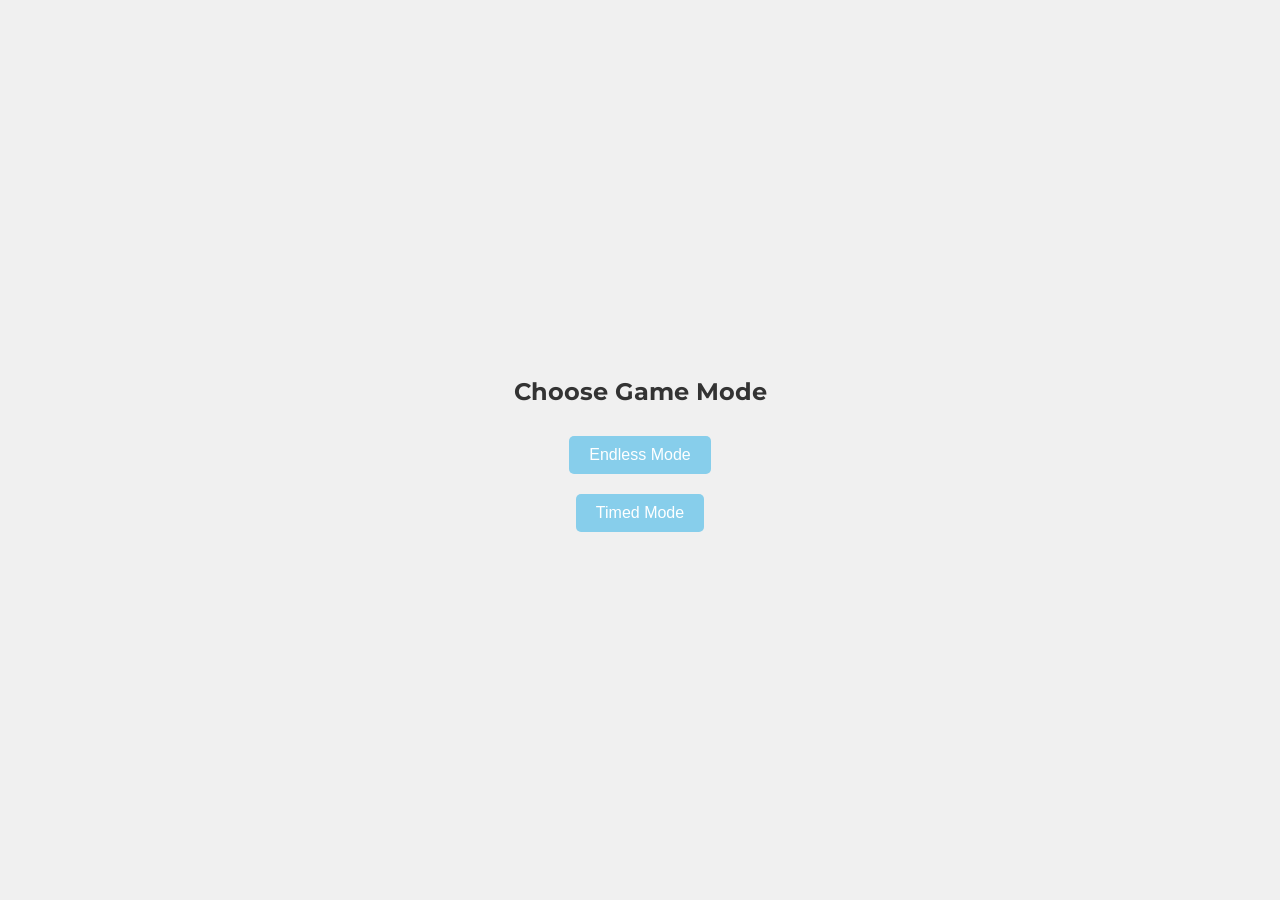
<file: games/01-Candy-Crush-Game/index.html>
<!DOCTYPE html>
<html lang="en" dir="ltr">
  <head>
    <meta charset="utf-8">
    <title>Talha - Candy Crush</title>

    <!-- 👇🏻👇🏻👇🏻👇🏻👇🏻👇🏻👇🏻👇🏻👇🏻👇🏻👇🏻👇🏻👇🏻👇🏻👇🏻👇🏻👇🏻👇🏻👇🏻👇🏻👇🏻👇🏻👇🏻👇🏻👇🏻👇🏻👇🏻👇🏻👇🏻👇🏻👇🏻👇🏻👇🏻👇🏻👇🏻👇🏻👇🏻👇🏻👇🏻👇🏻👇🏻👇🏻👇🏻-->
    <!-- Also uploaded the demo of this code in a gif : https://c.tenor.com/x8v1oNUOmg4AAAAd/tenor.gif-->
    <!-- 👆🏻👆🏻👆🏻👆🏻👆🏻👆🏻👆🏻👆🏻👆🏻👆🏻👆🏻👆🏻👆🏻👆🏻👆🏻👆🏻👆🏻👆🏻👆🏻👆🏻👆🏻👆🏻👆🏻👆🏻👆🏻👆🏻👆🏻👆🏻👆🏻👆🏻👆🏻👆🏻👆🏻👆🏻👆🏻👆🏻👆🏻👆🏻👆🏻👆🏻👆🏻👆🏻👆🏻-->

    <!-- 👇🏻👇🏻👇🏻👇🏻👇🏻👇🏻👇🏻👇🏻👇🏻👇🏻👇🏻👇🏻👇🏻👇🏻👇🏻👇🏻👇🏻👇🏻👇🏻👇🏻👇🏻👇🏻👇🏻👇🏻👇🏻👇🏻👇🏻👇🏻👇🏻👇🏻👇🏻👇🏻👇🏻👇🏻👇🏻👇🏻👇🏻👇🏻👇🏻👇🏻👇🏻👇🏻👇🏻-->
    <!-- More html-css-js Games Calculators Games Cards Elements Projects on https://www.github.com/he-is-talha --> 
    <!-- 👆🏻👆🏻👆🏻👆🏻👆🏻👆🏻👆🏻👆🏻👆🏻👆🏻👆🏻👆🏻👆🏻👆🏻👆🏻👆🏻👆🏻👆🏻👆🏻👆🏻👆🏻👆🏻👆🏻👆🏻👆🏻👆🏻👆🏻👆🏻👆🏻👆🏻👆🏻👆🏻👆🏻👆🏻👆🏻👆🏻👆🏻👆🏻👆🏻👆🏻👆🏻👆🏻👆🏻-->

    <link rel="icon" href="https://i.ibb.co/M6KTWnf/pic.jpg">

    <link rel="stylesheet" href="style.css">
    <link href="https://fonts.googleapis.com/css?family=Montserrat:300,400&display=swap" rel="stylesheet">
    <script src="script.js" charset="utf-8"></script>
  </head>
  <body>
    <!-- Mode Selection Screen -->
    <div id="modeSelection">
      <h2>Choose Game Mode</h2>
      <button id="endlessMode">Endless Mode</button>
      <button id="timedMode">Timed Mode</button>
    </div>
    <!-- Scoreboard with Timer and Change Mode Button -->
    <div class="scoreBoard">
      <h3>score</h3>
      <h1 id="score">0</h1>
      <div id="timer"></div>
      <button id="changeMode">Change Mode</button>
    </div>
    <!-- Game Grid -->
    <div class="grid"></div>
  </body>
</html>
</file>
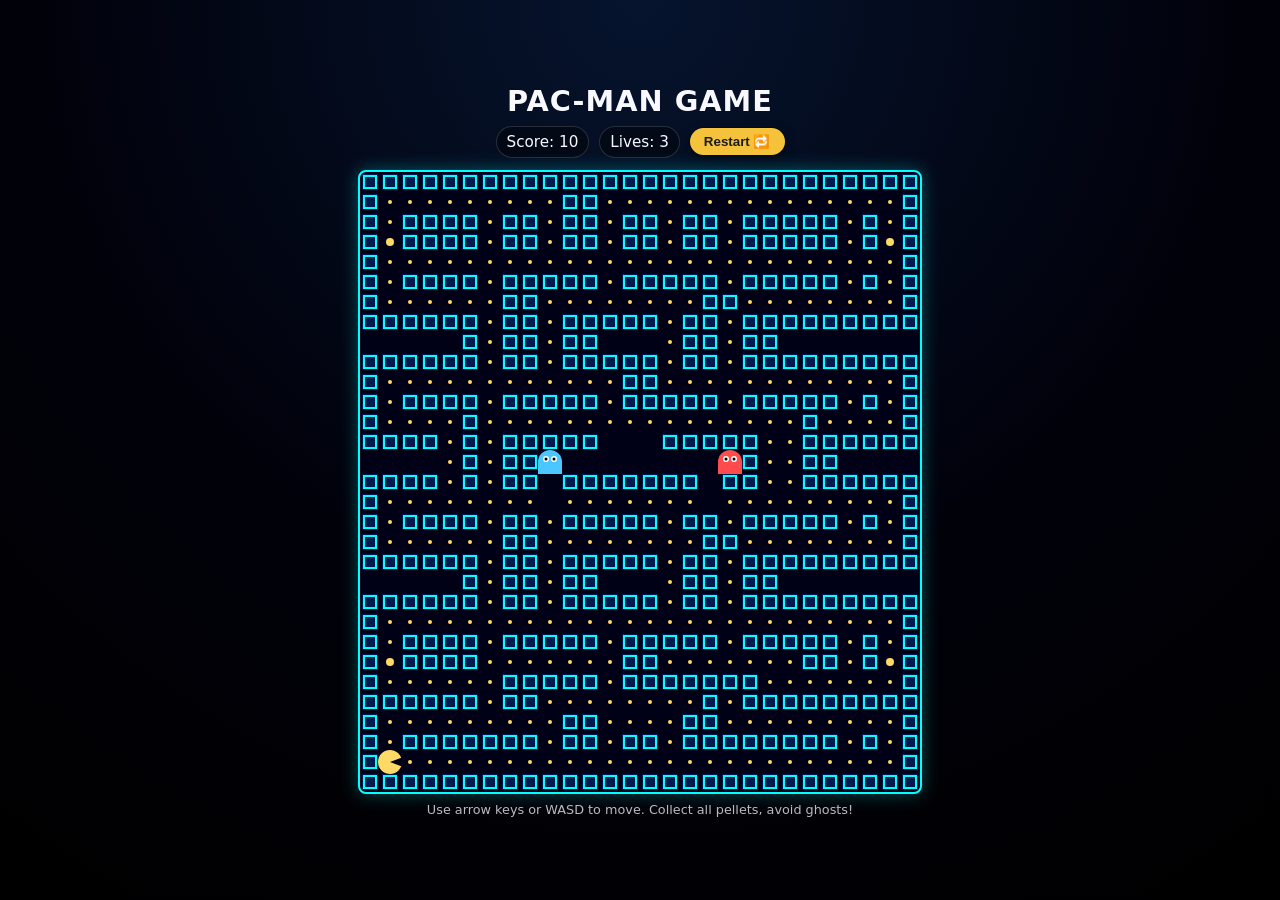
<file: games/02-Pac-Man-Game/index.html>
<!DOCTYPE html>
<html lang="en" dir="ltr">
  <head>
    <meta charset="utf-8" />
    <meta name="viewport" content="width=device-width, initial-scale=1.0" />
    <title>Talha - Pac-Man Game</title>

    <!-- 👇🏻👇🏻👇🏻👇🏻👇🏻👇🏻👇🏻👇🏻👇🏻👇🏻👇🏻👇🏻👇🏻👇🏻👇🏻👇🏻👇🏻👇🏻👇🏻👇🏻👇🏻👇🏻👇🏻👇🏻👇🏻👇🏻👇🏻👇🏻👇🏻👇🏻👇🏻👇🏻👇🏻👇🏻👇🏻👇🏻👇🏻👇🏻👇🏻👇🏻👇🏻👇🏻👇🏻-->
    <!-- Also uploaded the demo of this code in a gif : https://c.tenor.com/x8v1oNUOmg4AAAAd/tenor.gif-->
    <!-- 👆🏻👆🏻👆🏻👆🏻👆🏻👆🏻👆🏻👆🏻👆🏻👆🏻👆🏻👆🏻👆🏻👆🏻👆🏻👆🏻👆🏻👆🏻👆🏻👆🏻👆🏻👆🏻👆🏻👆🏻👆🏻👆🏻👆🏻👆🏻👆🏻👆🏻👆🏻👆🏻👆🏻👆🏻👆🏻👆🏻👆🏻👆🏻👆🏻👆🏻👆🏻👆🏻👆🏻-->

    <!-- 👇🏻👇🏻👇🏻👇🏻👇🏻👇🏻👇🏻👇🏻👇🏻👇🏻👇🏻👇🏻👇🏻👇🏻👇🏻👇🏻👇🏻👇🏻👇🏻👇🏻👇🏻👇🏻👇🏻👇🏻👇🏻👇🏻👇🏻👇🏻👇🏻👇🏻👇🏻👇🏻👇🏻👇🏻👇🏻👇🏻👇🏻👇🏻👇🏻👇🏻👇🏻👇🏻👇🏻-->
    <!-- More html-css-js Games Calculators Games Cards Elements Projects on https://www.github.com/he-is-talha -->
    <!-- 👆🏻👆🏻👆🏻👆🏻👆🏻👆🏻👆🏻👆🏻👆🏻👆🏻👆🏻👆🏻👆🏻👆🏻👆🏻👆🏻👆🏻👆🏻👆🏻👆🏻👆🏻👆🏻👆🏻👆🏻👆🏻👆🏻👆🏻👆🏻👆🏻👆🏻👆🏻👆🏻👆🏻👆🏻👆🏻👆🏻👆🏻👆🏻👆🏻👆🏻👆🏻👆🏻👆🏻-->

    <link rel="icon" href="https://i.ibb.co/M6KTWnf/pic.jpg" />
    <link rel="stylesheet" href="style.css" />
  </head>
  <body>
    <div class="wrapper">
      <header class="header">
        <h1 class="title">Pac-Man Game</h1>
        <div class="scoreboard">
          <div class="score-label">
            Score:
            <span id="score">0</span>
          </div>
          <div class="lives-label">
            Lives:
            <span id="lives">3</span>
          </div>
          <button id="restartBtn" class="restart-btn">Restart 🔁</button>
        </div>
      </header>

      <main class="game-container">
        <canvas id="gameCanvas" width="560" height="620"></canvas>
        <p class="hint">
          Use arrow keys or WASD to move. Collect all pellets, avoid ghosts!
        </p>
      </main>
    </div>

    <script src="script.js"></script>
  </body>
</html>
</file>
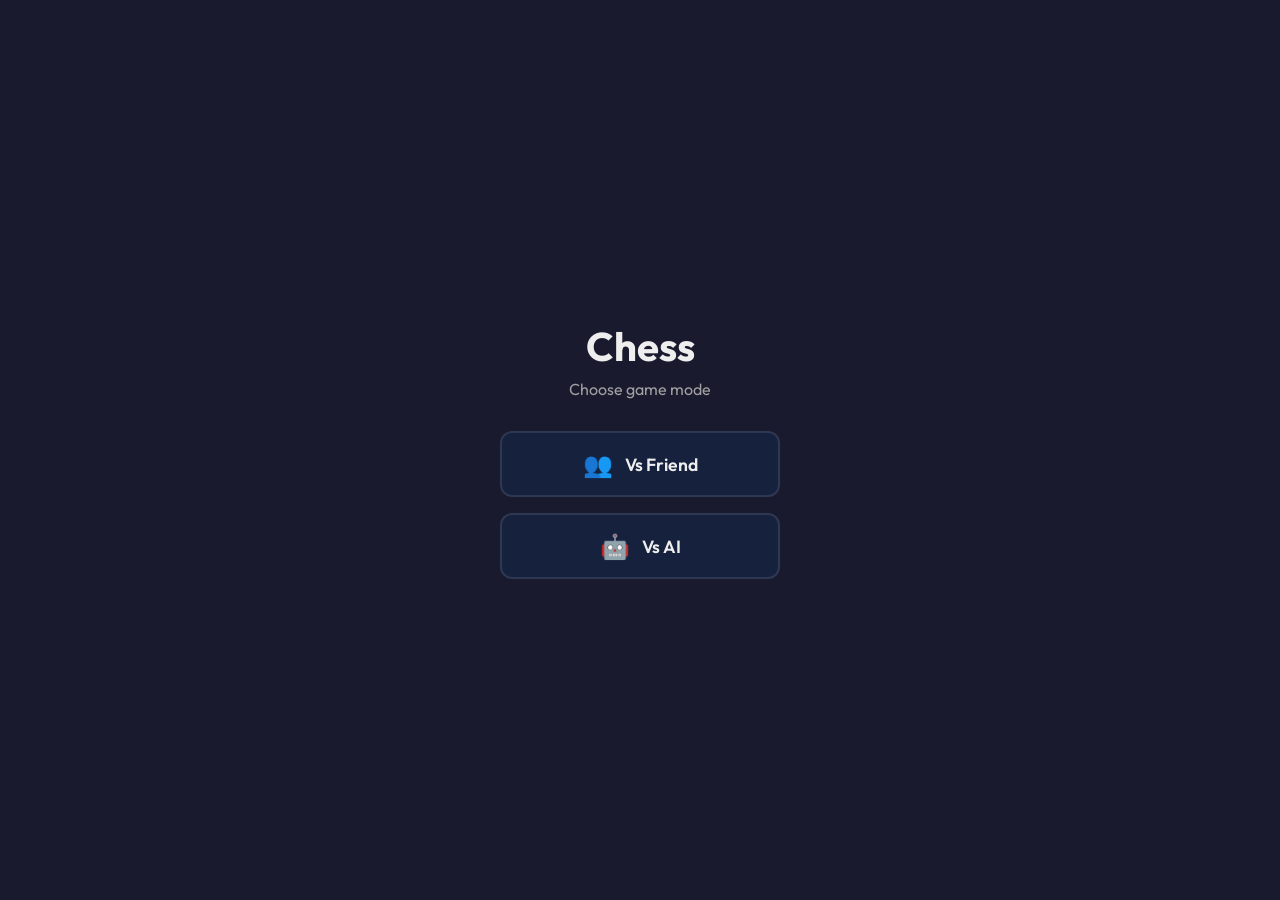
<file: games/03-Chess-Game/index.html>
<!DOCTYPE html>
<html lang="en" dir="ltr">
  <head>
    <meta charset="utf-8" />
    <meta name="viewport" content="width=device-width, initial-scale=1.0, viewport-fit=cover" />
    <title>Talha - Chess Game</title>

    <!-- 👇🏻👇🏻👇🏻👇🏻👇🏻👇🏻👇🏻👇🏻👇🏻👇🏻👇🏻👇🏻👇🏻👇🏻👇🏻👇🏻👇🏻👇🏻👇🏻👇🏻👇🏻👇🏻👇🏻👇🏻👇🏻👇🏻👇🏻👇🏻👇🏻👇🏻👇🏻👇🏻👇🏻👇🏻👇🏻👇🏻👇🏻👇🏻👇🏻👇🏻👇🏻👇🏻👇🏻-->
    <!-- Also uploaded the demo of this code in a gif : https://c.tenor.com/x8v1oNUOmg4AAAAd/tenor.gif-->
    <!-- 👆🏻👆🏻👆🏻👆🏻👆🏻👆🏻👆🏻👆🏻👆🏻👆🏻👆🏻👆🏻👆🏻👆🏻👆🏻👆🏻👆🏻👆🏻👆🏻👆🏻👆🏻👆🏻👆🏻👆🏻👆🏻👆🏻👆🏻👆🏻👆🏻👆🏻👆🏻👆🏻👆🏻👆🏻👆🏻👆🏻👆🏻👆🏻👆🏻👆🏻👆🏻👆🏻👆🏻-->

    <!-- 👇🏻👇🏻👇🏻👇🏻👇🏻👇🏻👇🏻👇🏻👇🏻👇🏻👇🏻👇🏻👇🏻👇🏻👇🏻👇🏻👇🏻👇🏻👇🏻👇🏻👇🏻👇🏻👇🏻👇🏻👇🏻👇🏻👇🏻👇🏻👇🏻👇🏻👇🏻👇🏻👇🏻👇🏻👇🏻👇🏻👇🏻👇🏻👇🏻👇🏻👇🏻👇🏻👇🏻-->
    <!-- More html-css-js Games Calculators Games Cards Elements Projects on https://www.github.com/he-is-talha -->
    <!-- 👆🏻👆🏻👆🏻👆🏻👆🏻👆🏻👆🏻👆🏻👆🏻👆🏻👆🏻👆🏻👆🏻👆🏻👆🏻👆🏻👆🏻👆🏻👆🏻👆🏻👆🏻👆🏻👆🏻👆🏻👆🏻👆🏻👆🏻👆🏻👆🏻👆🏻👆🏻👆🏻👆🏻👆🏻👆🏻👆🏻👆🏻👆🏻👆🏻👆🏻👆🏻👆🏻👆🏻-->

    <link rel="icon" href="https://i.ibb.co/M6KTWnf/pic.jpg" />
    <link rel="stylesheet" href="style.css" />
    <link href="https://fonts.googleapis.com/css2?family=Outfit:wght@400;600;700&display=swap" rel="stylesheet" />
  </head>
  <body>
    <div class="wrapper">
      <!-- Mode selection screen -->
      <div id="modeScreen" class="mode-screen">
        <h1>Chess</h1>
        <p>Choose game mode</p>
        <div class="mode-buttons">
          <button type="button" id="vsFriendBtn" class="mode-btn">
            <span class="mode-icon">👥</span>
            Vs Friend
          </button>
          <button type="button" id="vsAiBtn" class="mode-btn">
            <span class="mode-icon">🤖</span>
            Vs AI
          </button>
        </div>
      </div>

      <!-- Game screen -->
      <div id="gameScreen" class="game-screen hidden">
        <header class="header">
          <h1>Chess</h1>
          <div class="game-info">
            <span class="turn-label" id="turnLabel">White to move</span>
            <span class="mode-badge" id="modeBadge">Vs Friend</span>
            <button type="button" id="newGameBtn" class="btn">New Game</button>
            <button type="button" id="changeModeBtn" class="btn btn-ghost">Change Mode</button>
          </div>
        </header>

        <main class="game-container">
          <div id="board" class="board"></div>
          <div class="promotion-overlay hidden" id="promotionOverlay">
            <p>Promote pawn to:</p>
            <div class="promotion-pieces" id="promotionPieces"></div>
          </div>
        </main>

        <div id="gameOverOverlay" class="game-over-overlay hidden">
          <div class="game-over-box">
            <h2 id="gameOverTitle">Checkmate!</h2>
            <p id="gameOverMessage"></p>
            <button type="button" id="playAgainBtn" class="btn btn-large">Play Again</button>
          </div>
        </div>
      </div>
    </div>

    <script src="script.js"></script>
  </body>
</html>
</file>
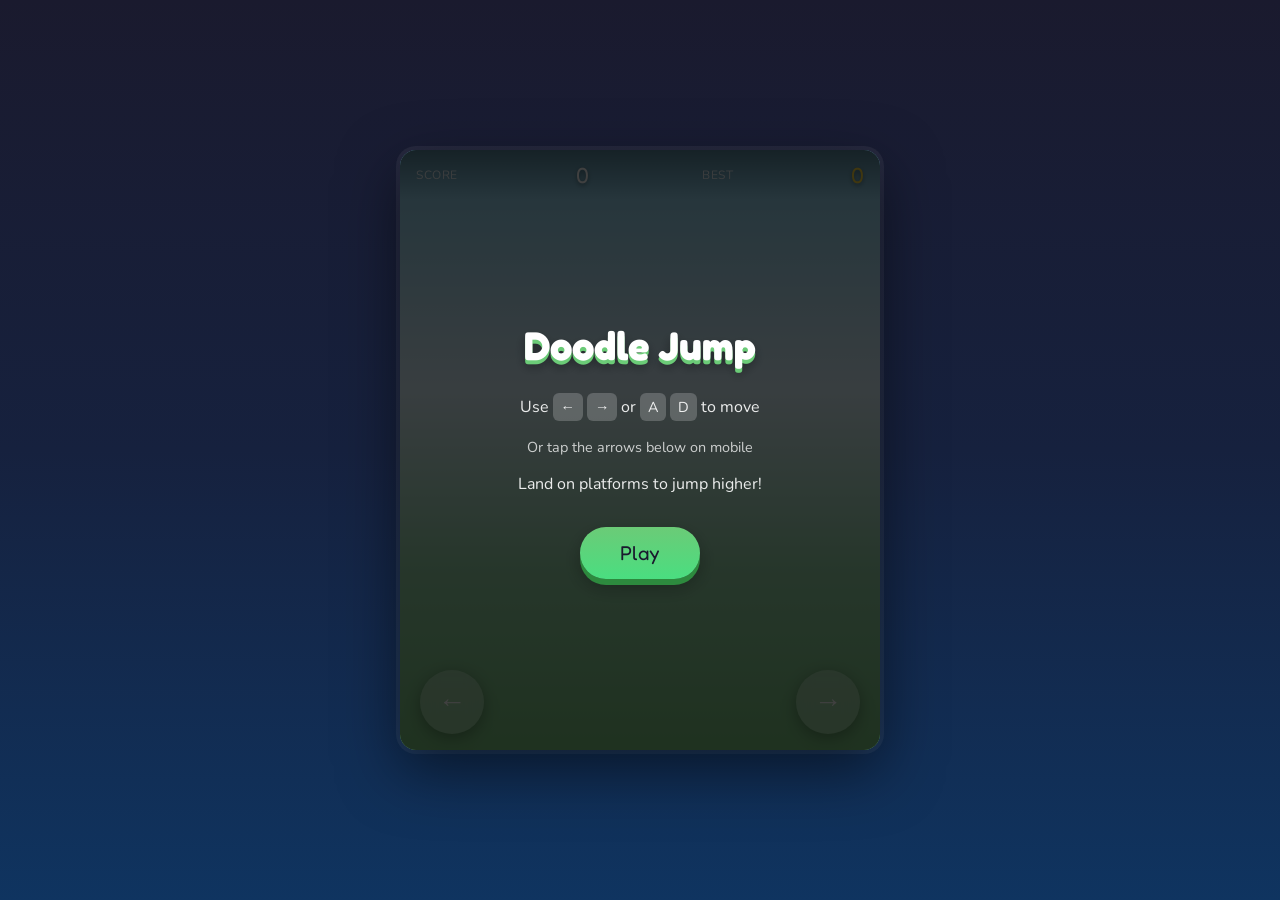
<file: games/04-Doodle-Jump-Game/index.html>
<!DOCTYPE html>
<html lang="en" dir="ltr">
  <head>
    <meta charset="utf-8" />
    <meta name="viewport" content="width=device-width, initial-scale=1.0" />
    <title>Talha - Doodle Jump</title>

    <!-- 👇🏻👇🏻👇🏻👇🏻👇🏻👇🏻👇🏻👇🏻👇🏻👇🏻👇🏻👇🏻👇🏻👇🏻👇🏻👇🏻👇🏻👇🏻👇🏻👇🏻👇🏻👇🏻👇🏻👇🏻👇🏻👇🏻👇🏻👇🏻👇🏻👇🏻👇🏻👇🏻👇🏻👇🏻👇🏻👇🏻👇🏻👇🏻👇🏻👇🏻👇🏻👇🏻👇🏻-->
    <!-- Also uploaded the demo of this code in a gif : https://c.tenor.com/x8v1oNUOmg4AAAAd/tenor.gif-->
    <!-- 👆🏻👆🏻👆🏻👆🏻👆🏻👆🏻👆🏻👆🏻👆🏻👆🏻👆🏻👆🏻👆🏻👆🏻👆🏻👆🏻👆🏻👆🏻👆🏻👆🏻👆🏻👆🏻👆🏻👆🏻👆🏻👆🏻👆🏻👆🏻👆🏻👆🏻👆🏻👆🏻👆🏻👆🏻👆🏻👆🏻👆🏻👆🏻👆🏻👆🏻👆🏻👆🏻👆🏻-->

    <!-- 👇🏻👇🏻👇🏻👇🏻👇🏻👇🏻👇🏻👇🏻👇🏻👇🏻👇🏻👇🏻👇🏻👇🏻👇🏻👇🏻👇🏻👇🏻👇🏻👇🏻👇🏻👇🏻👇🏻👇🏻👇🏻👇🏻👇🏻👇🏻👇🏻👇🏻👇🏻👇🏻👇🏻👇🏻👇🏻👇🏻👇🏻👇🏻👇🏻👇🏻👇🏻👇🏻👇🏻-->
    <!-- More html-css-js Games Calculators Games Cards Elements Projects on https://www.github.com/he-is-talha -->
    <!-- 👆🏻👆🏻👆🏻👆🏻👆🏻👆🏻👆🏻👆🏻👆🏻👆🏻👆🏻👆🏻👆🏻👆🏻👆🏻👆🏻👆🏻👆🏻👆🏻👆🏻👆🏻👆🏻👆🏻👆🏻👆🏻👆🏻👆🏻👆🏻👆🏻👆🏻👆🏻👆🏻👆🏻👆🏻👆🏻👆🏻👆🏻👆🏻👆🏻👆🏻👆🏻👆🏻👆🏻-->

    <link rel="icon" href="https://i.ibb.co/M6KTWnf/pic.jpg" />
    <link rel="stylesheet" href="style.css" />
    <link href="https://fonts.googleapis.com/css2?family=Fredoka+One&family=Nunito:wght@600;800&display=swap" rel="stylesheet" />
  </head>
  <body>
    <div class="game-wrapper">
      <div class="game-ui">
        <span class="score-label">Score</span>
        <span id="scoreEl" class="score-value">0</span>
        <span class="high-score-label">Best</span>
        <span id="highScoreEl" class="high-score-value">0</span>
      </div>
      <canvas id="gameCanvas" width="480" height="600"></canvas>
      <div class="mobile-controls" id="mobileControls">
        <button type="button" class="ctrl-btn ctrl-left" id="btnLeft" aria-label="Move left">←</button>
        <button type="button" class="ctrl-btn ctrl-right" id="btnRight" aria-label="Move right">→</button>
      </div>
      <div id="startOverlay" class="overlay overlay-start">
        <h1>Doodle Jump</h1>
        <p>Use <kbd>←</kbd> <kbd>→</kbd> or <kbd>A</kbd> <kbd>D</kbd> to move</p>
        <p class="mobile-hint">Or tap the arrows below on mobile</p>
        <p>Land on platforms to jump higher!</p>
        <button type="button" id="startBtn" class="btn-start">Play</button>
      </div>
      <div id="gameOverOverlay" class="overlay overlay-gameover hidden">
        <h2>Game Over</h2>
        <p>Score: <span id="finalScoreEl">0</span></p>
        <button type="button" id="restartBtn" class="btn-start">Play Again</button>
      </div>
    </div>
    <script src="script.js"></script>
  </body>
</html>
</file>
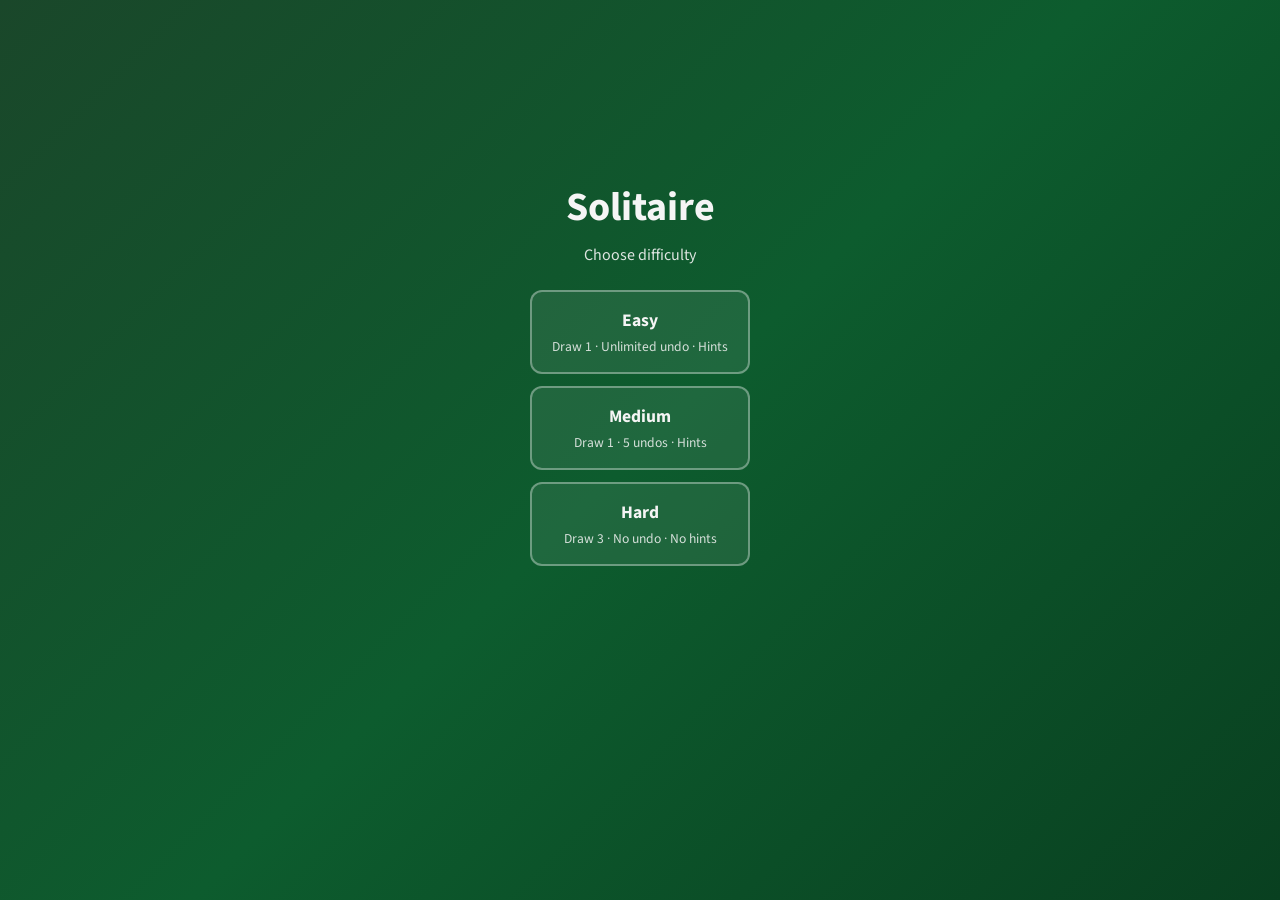
<file: games/05-Solitaire-Game/index.html>
<!DOCTYPE html>
<html lang="en" dir="ltr">
  <head>
    <meta charset="utf-8" />
    <meta name="viewport" content="width=device-width, initial-scale=1.0, maximum-scale=1.0, user-scalable=no" />
    <title>Talha - Solitaire Game</title>

    <!-- 👇🏻👇🏻👇🏻👇🏻👇🏻👇🏻👇🏻👇🏻👇🏻👇🏻👇🏻👇🏻👇🏻👇🏻👇🏻👇🏻👇🏻👇🏻👇🏻👇🏻👇🏻👇🏻👇🏻👇🏻👇🏻👇🏻👇🏻👇🏻👇🏻👇🏻👇🏻👇🏻👇🏻👇🏻👇🏻👇🏻👇🏻👇🏻👇🏻👇🏻👇🏻👇🏻👇🏻-->
    <!-- Also uploaded the demo of this code in a gif : https://c.tenor.com/x8v1oNUOmg4AAAAd/tenor.gif-->
    <!-- 👆🏻👆🏻👆🏻👆🏻👆🏻👆🏻👆🏻👆🏻👆🏻👆🏻👆🏻👆🏻👆🏻👆🏻👆🏻👆🏻👆🏻👆🏻👆🏻👆🏻👆🏻👆🏻👆🏻👆🏻👆🏻👆🏻👆🏻👆🏻👆🏻👆🏻👆🏻👆🏻👆🏻👆🏻👆🏻👆🏻👆🏻👆🏻👆🏻👆🏻👆🏻👆🏻👆🏻-->

    <!-- 👇🏻👇🏻👇🏻👇🏻👇🏻👇🏻👇🏻👇🏻👇🏻👇🏻👇🏻👇🏻👇🏻👇🏻👇🏻👇🏻👇🏻👇🏻👇🏻👇🏻👇🏻👇🏻👇🏻👇🏻👇🏻👇🏻👇🏻👇🏻👇🏻👇🏻👇🏻👇🏻👇🏻👇🏻👇🏻👇🏻👇🏻👇🏻👇🏻👇🏻👇🏻👇🏻👇🏻-->
    <!-- More html-css-js Games Calculators Games Cards Elements Projects on https://www.github.com/he-is-talha -->
    <!-- 👆🏻👆🏻👆🏻👆🏻👆🏻👆🏻👆🏻👆🏻👆🏻👆🏻👆🏻👆🏻👆🏻👆🏻👆🏻👆🏻👆🏻👆🏻👆🏻👆🏻👆🏻👆🏻👆🏻👆🏻👆🏻👆🏻👆🏻👆🏻👆🏻👆🏻👆🏻👆🏻👆🏻👆🏻👆🏻👆🏻👆🏻👆🏻👆🏻👆🏻👆🏻👆🏻👆🏻-->

    <link rel="icon" href="https://i.ibb.co/M6KTWnf/pic.jpg" />
    <link rel="stylesheet" href="style.css" />
    <link href="https://fonts.googleapis.com/css2?family=Source+Sans+3:wght@400;600;700&display=swap" rel="stylesheet" />
  </head>
  <body>
    <div class="wrapper">
      <!-- Level selection -->
      <div id="levelScreen" class="level-screen">
        <h1>Solitaire</h1>
        <p>Choose difficulty</p>
        <div class="level-buttons">
          <button type="button" data-level="easy" class="level-btn">
            <span class="level-name">Easy</span>
            <span class="level-desc">Draw 1 · Unlimited undo · Hints</span>
          </button>
          <button type="button" data-level="medium" class="level-btn">
            <span class="level-name">Medium</span>
            <span class="level-desc">Draw 1 · 5 undos · Hints</span>
          </button>
          <button type="button" data-level="hard" class="level-btn">
            <span class="level-name">Hard</span>
            <span class="level-desc">Draw 3 · No undo · No hints</span>
          </button>
        </div>
      </div>

      <!-- Game screen -->
      <div id="gameScreen" class="game-screen hidden">
        <header class="header">
          <h1>Solitaire</h1>
          <span class="level-badge" id="levelBadge">Easy</span>
          <div class="header-actions">
            <button type="button" id="hintBtn" class="btn btn-ghost" title="Hint">Hint</button>
            <button type="button" id="undoBtn" class="btn btn-ghost" title="Undo">Undo <span id="undoCount"></span></button>
            <button type="button" id="changeLevelBtn" class="btn btn-ghost">Level</button>
            <button type="button" id="newGameBtn" class="btn">New Game</button>
          </div>
        </header>

        <main class="game-container">
          <div class="top-row">
            <div class="stock-wrap">
              <div id="stock" class="pile stock" aria-label="Stock"></div>
              <div id="waste" class="pile waste" aria-label="Waste"></div>
            </div>
            <div id="foundations" class="foundations" aria-label="Foundations"></div>
          </div>
          <div id="tableau" class="tableau" aria-label="Tableau"></div>
        </main>

        <!-- Win overlay -->
        <div id="winOverlay" class="win-overlay hidden">
          <div class="win-box">
            <h2>You win!</h2>
            <p>Congratulations, you completed Solitaire.</p>
            <div class="win-actions">
              <button type="button" id="playAgainBtn" class="btn btn-large">Play Again</button>
              <button type="button" id="changeLevelFromWinBtn" class="btn btn-ghost">Change Level</button>
            </div>
          </div>
        </div>
      </div>
    </div>

    <script src="script.js"></script>
  </body>
</html>
</file>
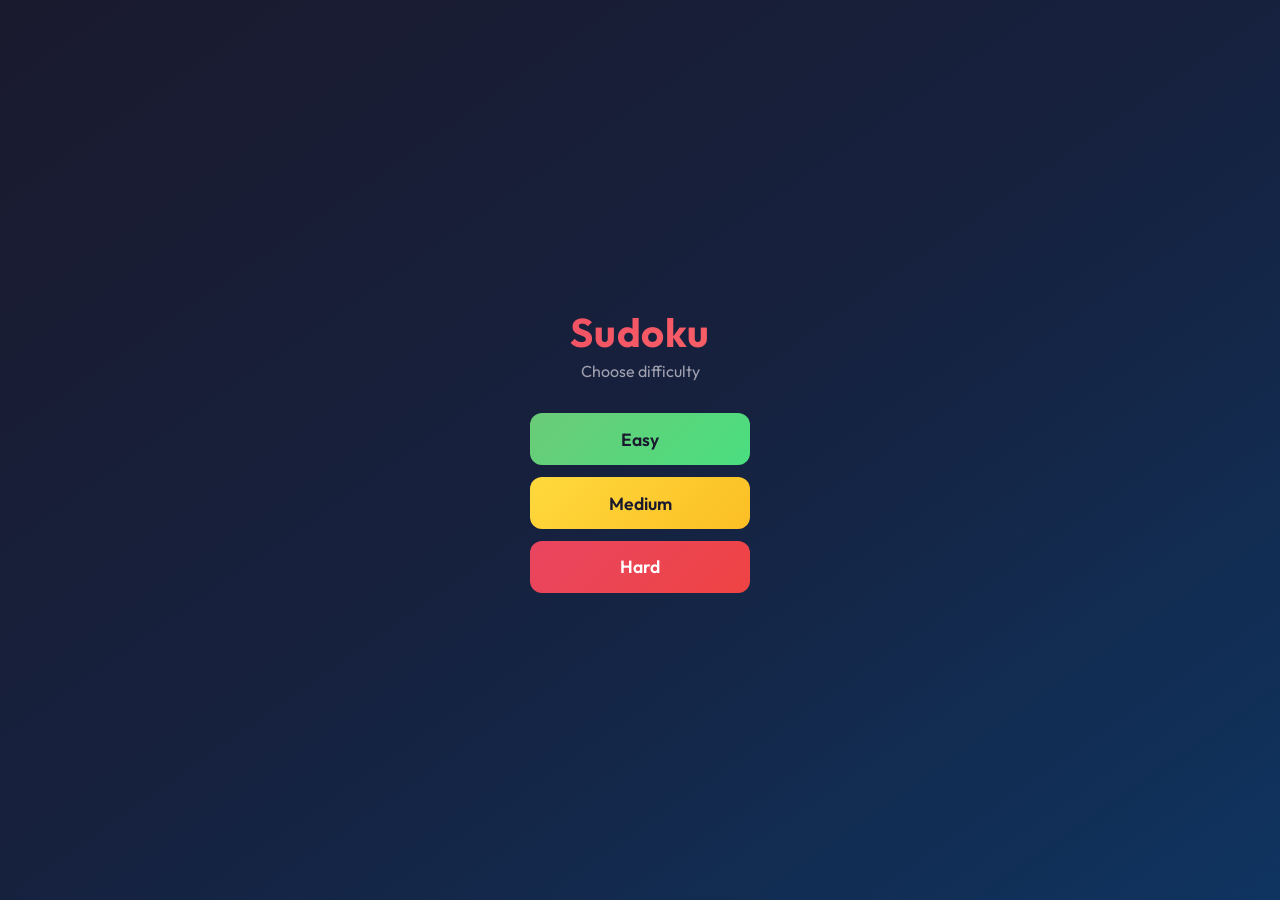
<file: games/06-Sudoku-Game/index.html>
<!DOCTYPE html>
<html lang="en" dir="ltr">
  <head>
    <meta charset="utf-8" />
    <meta name="viewport" content="width=device-width, initial-scale=1.0" />
    <title>Talha - Sudoku Game</title>

    <!-- 👇🏻👇🏻👇🏻👇🏻👇🏻👇🏻👇🏻👇🏻👇🏻👇🏻👇🏻👇🏻👇🏻👇🏻👇🏻👇🏻👇🏻👇🏻👇🏻👇🏻👇🏻👇🏻👇🏻👇🏻👇🏻👇🏻👇🏻👇🏻👇🏻👇🏻👇🏻👇🏻👇🏻👇🏻👇🏻👇🏻👇🏻👇🏻👇🏻👇🏻👇🏻👇🏻👇🏻-->
    <!-- Also uploaded the demo of this code in a gif : https://c.tenor.com/x8v1oNUOmg4AAAAd/tenor.gif-->
    <!-- 👆🏻👆🏻👆🏻👆🏻👆🏻👆🏻👆🏻👆🏻👆🏻👆🏻👆🏻👆🏻👆🏻👆🏻👆🏻👆🏻👆🏻👆🏻👆🏻👆🏻👆🏻👆🏻👆🏻👆🏻👆🏻👆🏻👆🏻👆🏻👆🏻👆🏻👆🏻👆🏻👆🏻👆🏻👆🏻👆🏻👆🏻👆🏻👆🏻👆🏻👆🏻👆🏻👆🏻-->

    <!-- 👇🏻👇🏻👇🏻👇🏻👇🏻👇🏻👇🏻👇🏻👇🏻👇🏻👇🏻👇🏻👇🏻👇🏻👇🏻👇🏻👇🏻👇🏻👇🏻👇🏻👇🏻👇🏻👇🏻👇🏻👇🏻👇🏻👇🏻👇🏻👇🏻👇🏻👇🏻👇🏻👇🏻👇🏻👇🏻👇🏻👇🏻👇🏻👇🏻👇🏻👇🏻👇🏻👇🏻-->
    <!-- More html-css-js Games Calculators Games Cards Elements Projects on https://www.github.com/he-is-talha -->
    <!-- 👆🏻👆🏻👆🏻👆🏻👆🏻👆🏻👆🏻👆🏻👆🏻👆🏻👆🏻👆🏻👆🏻👆🏻👆🏻👆🏻👆🏻👆🏻👆🏻👆🏻👆🏻👆🏻👆🏻👆🏻👆🏻👆🏻👆🏻👆🏻👆🏻👆🏻👆🏻👆🏻👆🏻👆🏻👆🏻👆🏻👆🏻👆🏻👆🏻👆🏻👆🏻👆🏻👆🏻-->

    <link rel="icon" href="https://i.ibb.co/M6KTWnf/pic.jpg" />
    <link rel="stylesheet" href="style.css" />
    <link href="https://fonts.googleapis.com/css2?family=Outfit:wght@400;600;700&display=swap" rel="stylesheet" />
  </head>
  <body>
    <div class="wrapper">
      <!-- Level selection screen -->
      <div id="levelScreen" class="level-screen">
        <h1>Sudoku</h1>
        <p>Choose difficulty</p>
        <div class="level-buttons">
          <button type="button" data-level="easy" class="level-btn">Easy</button>
          <button type="button" data-level="medium" class="level-btn">Medium</button>
          <button type="button" data-level="hard" class="level-btn">Hard</button>
        </div>
      </div>

      <!-- Game screen -->
      <div id="gameScreen" class="game-screen hidden">
        <header class="header">
          <h1>Sudoku</h1>
          <div class="toolbar">
            <span class="timer" id="timer">0:00</span>
            <span class="level-badge" id="levelBadge">Easy</span>
            <button type="button" id="newGameBtn" class="btn">New Game</button>
            <button type="button" id="changeLevelBtn" class="btn btn-ghost">Change Level</button>
          </div>
        </header>

        <main class="game-container">
          <div class="board-wrapper">
            <div id="board" class="board"></div>
          </div>
          <div class="number-pad" id="numberPad">
            <button type="button" class="num-btn" data-num="1">1</button>
            <button type="button" class="num-btn" data-num="2">2</button>
            <button type="button" class="num-btn" data-num="3">3</button>
            <button type="button" class="num-btn" data-num="4">4</button>
            <button type="button" class="num-btn" data-num="5">5</button>
            <button type="button" class="num-btn" data-num="6">6</button>
            <button type="button" class="num-btn" data-num="7">7</button>
            <button type="button" class="num-btn" data-num="8">8</button>
            <button type="button" class="num-btn" data-num="9">9</button>
            <button type="button" class="num-btn num-btn-clear" data-num="0">Clear</button>
          </div>
        </main>

        <div id="winOverlay" class="win-overlay hidden">
          <div class="win-box">
            <h2>You solved it!</h2>
            <p class="win-time" id="winTime">Time: 0:00</p>
            <button type="button" id="playAgainBtn" class="btn btn-large">Play Again</button>
          </div>
        </div>
      </div>
    </div>

    <script src="script.js"></script>
  </body>
</html>
</file>
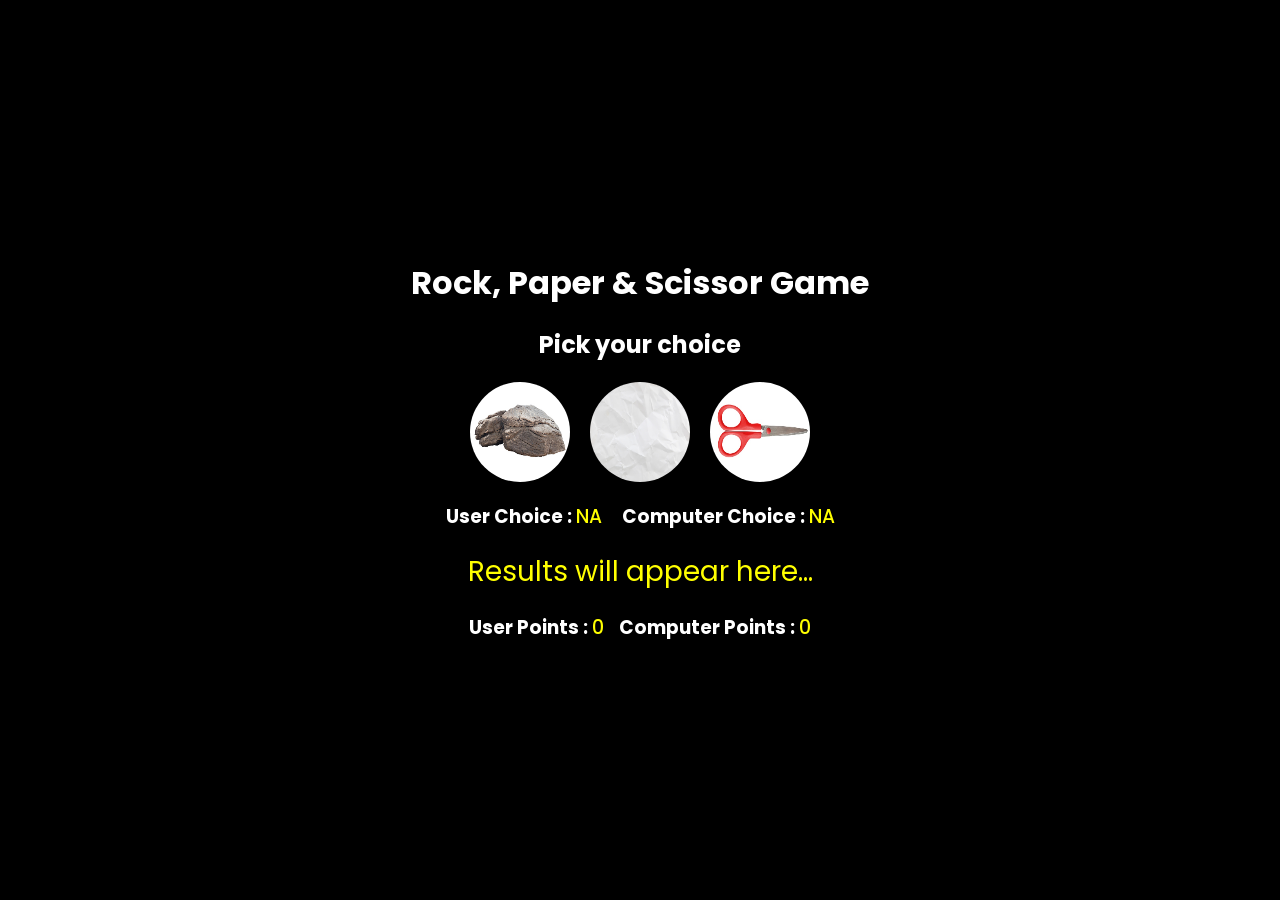
<file: games/08-Rock-Paper-Scissors/index.html>
<!DOCTYPE html>
<html lang="en">

<head>
    <meta charset="UTF-8">
    <meta http-equiv="X-UA-Compatible" content="IE=edge">
    <meta name="viewport" content="width=device-width, initial-scale=1.0">
    <title>Talha - Rock Paper & Scissor</title>

    <!-- 👇🏻👇🏻👇🏻👇🏻👇🏻👇🏻👇🏻👇🏻👇🏻👇🏻👇🏻👇🏻👇🏻👇🏻👇🏻👇🏻👇🏻👇🏻👇🏻👇🏻👇🏻👇🏻👇🏻👇🏻👇🏻👇🏻👇🏻👇🏻👇🏻👇🏻👇🏻👇🏻👇🏻👇🏻👇🏻👇🏻👇🏻👇🏻👇🏻👇🏻👇🏻👇🏻👇🏻-->
	<!-- Also uploaded the demo of this code in a gif : https://c.tenor.com/x8v1oNUOmg4AAAAd/tenor.gif-->
	<!-- 👆🏻👆🏻👆🏻👆🏻👆🏻👆🏻👆🏻👆🏻👆🏻👆🏻👆🏻👆🏻👆🏻👆🏻👆🏻👆🏻👆🏻👆🏻👆🏻👆🏻👆🏻👆🏻👆🏻👆🏻👆🏻👆🏻👆🏻👆🏻👆🏻👆🏻👆🏻👆🏻👆🏻👆🏻👆🏻👆🏻👆🏻👆🏻👆🏻👆🏻👆🏻👆🏻👆🏻-->

	<!-- 👇🏻👇🏻👇🏻👇🏻👇🏻👇🏻👇🏻👇🏻👇🏻👇🏻👇🏻👇🏻👇🏻👇🏻👇🏻👇🏻👇🏻👇🏻👇🏻👇🏻👇🏻👇🏻👇🏻👇🏻👇🏻👇🏻👇🏻👇🏻👇🏻👇🏻👇🏻👇🏻👇🏻👇🏻👇🏻👇🏻👇🏻👇🏻👇🏻👇🏻👇🏻👇🏻👇🏻-->
	<!-- More html-css-js Games Calculators Games Cards Elements Projects on https://www.github.com/he-is-talha --> 
	<!-- 👆🏻👆🏻👆🏻👆🏻👆🏻👆🏻👆🏻👆🏻👆🏻👆🏻👆🏻👆🏻👆🏻👆🏻👆🏻👆🏻👆🏻👆🏻👆🏻👆🏻👆🏻👆🏻👆🏻👆🏻👆🏻👆🏻👆🏻👆🏻👆🏻👆🏻👆🏻👆🏻👆🏻👆🏻👆🏻👆🏻👆🏻👆🏻👆🏻👆🏻👆🏻👆🏻👆🏻-->

	<link rel="icon" href="https://i.ibb.co/M6KTWnf/pic.jpg">
    <link rel="stylesheet" href="style.css">
</head>

<body>

    <div class="container">
        <h1>Rock, Paper & Scissor Game</h1>
        <h2>Pick your choice</h2>
        <div class="choices">
            <img src="images/rock.jpg" alt="rock" id="rock">
            <img src="images/paper.jpg" alt="paper" id="paper">
            <img src="images/scissor.jpg" alt="scissor" id="scissor">
        </div>
        <div class="both-choices">
            <h3>User Choice : <span class="user-choice">NA</span></h3>
            <h3>Computer Choice : <span class="computer-choice">NA</span></h3>
        </div>
        <p class="result">Results will appear here...</p>
        <div class="points">
            <h3>User Points : <span class="user-points">0</span></h3>
            <h3>Computer Points : <span class="computer-points">0</span></h3>
        </div>
    </div>

    <script src="index.js"></script>
</body>

</html>
</file>
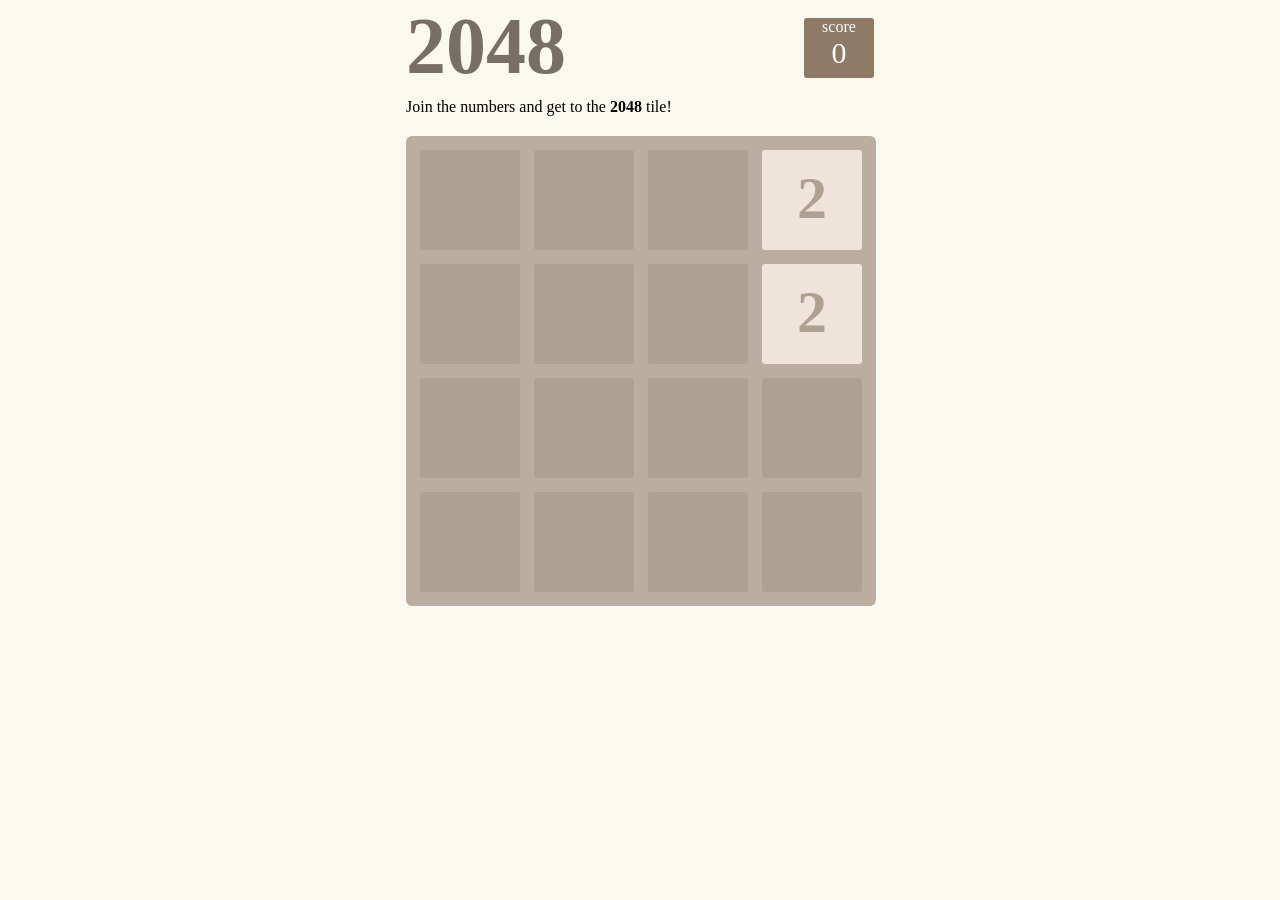
<file: games/10-2048-Game/index.html>
<!DOCTYPE html>
<html lang="en" dir="ltr">
  <head>
    <meta charset="utf-8" />
    <title>Talha - 2048 Game</title>
    <link rel="stylesheet" href="style.css" />
    <script src="script.js" charset="utf-8"></script>
    <link rel="icon" href="https://i.ibb.co/M6KTWnf/pic.jpg" />

    <!-- 👇🏻👇🏻👇🏻👇🏻👇🏻👇🏻👇🏻👇🏻👇🏻👇🏻👇🏻👇🏻👇🏻👇🏻👇🏻👇🏻👇🏻👇🏻👇🏻👇🏻👇🏻👇🏻👇🏻👇🏻👇🏻👇🏻👇🏻👇🏻👇🏻👇🏻👇🏻👇🏻👇🏻👇🏻👇🏻👇🏻👇🏻👇🏻👇🏻👇🏻👇🏻👇🏻👇🏻-->
    <!-- Also uploaded the demo of this code in a gif : https://c.tenor.com/x8v1oNUOmg4AAAAd/tenor.gif-->
    <!-- 👆🏻👆🏻👆🏻👆🏻👆🏻👆🏻👆🏻👆🏻👆🏻👆🏻👆🏻👆🏻👆🏻👆🏻👆🏻👆🏻👆🏻👆🏻👆🏻👆🏻👆🏻👆🏻👆🏻👆🏻👆🏻👆🏻👆🏻👆🏻👆🏻👆🏻👆🏻👆🏻👆🏻👆🏻👆🏻👆🏻👆🏻👆🏻👆🏻👆🏻👆🏻👆🏻👆🏻-->

    <!-- 👇🏻👇🏻👇🏻👇🏻👇🏻👇🏻👇🏻👇🏻👇🏻👇🏻👇🏻👇🏻👇🏻👇🏻👇🏻👇🏻👇🏻👇🏻👇🏻👇🏻👇🏻👇🏻👇🏻👇🏻👇🏻👇🏻👇🏻👇🏻👇🏻👇🏻👇🏻👇🏻👇🏻👇🏻👇🏻👇🏻👇🏻👇🏻👇🏻👇🏻👇🏻👇🏻👇🏻-->
    <!-- More html-css-js Games Calculators Games Cards Elements Projects on https://www.github.com/he-is-talha -->
    <!-- 👆🏻👆🏻👆🏻👆🏻👆🏻👆🏻👆🏻👆🏻👆🏻👆🏻👆🏻👆🏻👆🏻👆🏻👆🏻👆🏻👆🏻👆🏻👆🏻👆🏻👆🏻👆🏻👆🏻👆🏻👆🏻👆🏻👆🏻👆🏻👆🏻👆🏻👆🏻👆🏻👆🏻👆🏻👆🏻👆🏻👆🏻👆🏻👆🏻👆🏻👆🏻👆🏻👆🏻-->
  </head>
  <body>
    <div class="container">
      <div class="info">
        <h1>2048</h1>
        <div class="score-container">
          <div class="score-title">score</div>
          <span id="score">0</span>
        </div>
      </div>
      <span id="result">Join the numbers and get to the <b>2048</b> tile!</span>
      <div class="grid"></div>
    </div>
  </body>
</html>
</file>
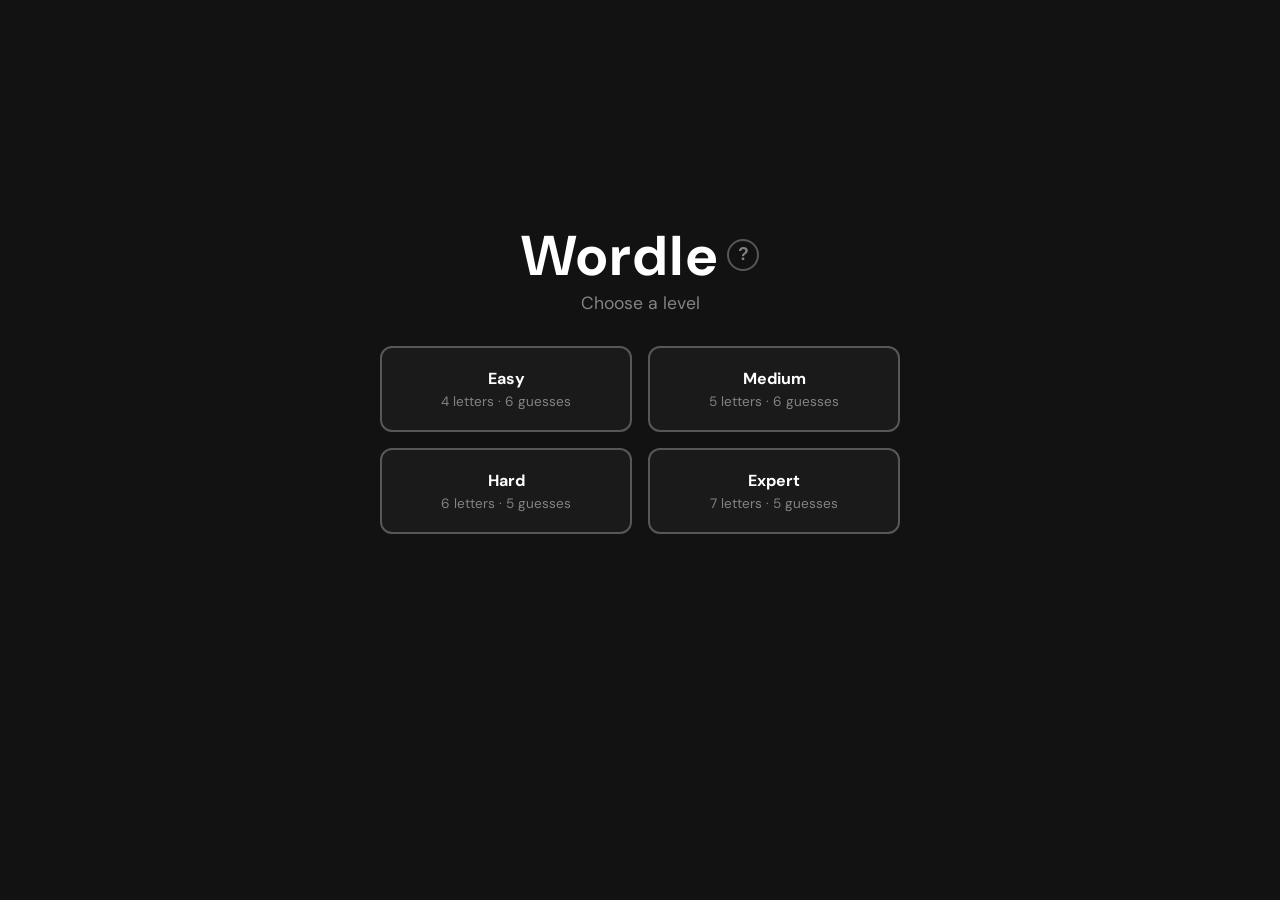
<file: games/11-Wordle-Game/index.html>
<!DOCTYPE html>
<html lang="en" dir="ltr">
  <head>
    <meta charset="utf-8" />
    <meta name="viewport" content="width=device-width, initial-scale=1.0" />
    <title>Talha - Wordle Game</title>

    <!-- 👇🏻👇🏻👇🏻👇🏻👇🏻👇🏻👇🏻👇🏻👇🏻👇🏻👇🏻👇🏻👇🏻👇🏻👇🏻👇🏻👇🏻👇🏻👇🏻👇🏻👇🏻👇🏻👇🏻👇🏻👇🏻👇🏻👇🏻👇🏻👇🏻👇🏻👇🏻👇🏻👇🏻👇🏻👇🏻👇🏻👇🏻👇🏻👇🏻👇🏻👇🏻👇🏻👇🏻-->
    <!-- Also uploaded the demo of this code in a gif : https://c.tenor.com/x8v1oNUOmg4AAAAd/tenor.gif-->
    <!-- 👆🏻👆🏻👆🏻👆🏻👆🏻👆🏻👆🏻👆🏻👆🏻👆🏻👆🏻👆🏻👆🏻👆🏻👆🏻👆🏻👆🏻👆🏻👆🏻👆🏻👆🏻👆🏻👆🏻👆🏻👆🏻👆🏻👆🏻👆🏻👆🏻👆🏻👆🏻👆🏻👆🏻👆🏻👆🏻👆🏻👆🏻👆🏻👆🏻👆🏻👆🏻👆🏻👆🏻-->

    <!-- 👇🏻👇🏻👇🏻👇🏻👇🏻👇🏻👇🏻👇🏻👇🏻👇🏻👇🏻👇🏻👇🏻👇🏻👇🏻👇🏻👇🏻👇🏻👇🏻👇🏻👇🏻👇🏻👇🏻👇🏻👇🏻👇🏻👇🏻👇🏻👇🏻👇🏻👇🏻👇🏻👇🏻👇🏻👇🏻👇🏻👇🏻👇🏻👇🏻👇🏻👇🏻👇🏻👇🏻-->
    <!-- More html-css-js Games Calculators Games Cards Elements Projects on https://www.github.com/he-is-talha -->
    <!-- 👆🏻👆🏻👆🏻👆🏻👆🏻👆🏻👆🏻👆🏻👆🏻👆🏻👆🏻👆🏻👆🏻👆🏻👆🏻👆🏻👆🏻👆🏻👆🏻👆🏻👆🏻👆🏻👆🏻👆🏻👆🏻👆🏻👆🏻👆🏻👆🏻👆🏻👆🏻👆🏻👆🏻👆🏻👆🏻👆🏻👆🏻👆🏻👆🏻👆🏻👆🏻👆🏻👆🏻-->

    <link rel="icon" href="https://i.ibb.co/M6KTWnf/pic.jpg" />
    <link rel="stylesheet" href="style.css" />
    <link href="https://fonts.googleapis.com/css2?family=DM+Sans:wght@400;600;700&display=swap" rel="stylesheet" />
  </head>
  <body>
    <div class="wrapper">
      <!-- Level selection -->
      <div id="levelScreen" class="level-screen">
        <div class="level-title-row">
          <h1>Wordle</h1>
          <button type="button" id="howToPlayBtnLevel" class="how-to-play-btn" title="How to play" aria-label="How to play">
            <span aria-hidden="true">?</span>
          </button>
        </div>
        <p>Choose a level</p>
        <div class="level-buttons">
          <button type="button" data-level="easy" class="level-btn">
            <span class="level-name">Easy</span>
            <span class="level-desc">4 letters · 6 guesses</span>
          </button>
          <button type="button" data-level="medium" class="level-btn">
            <span class="level-name">Medium</span>
            <span class="level-desc">5 letters · 6 guesses</span>
          </button>
          <button type="button" data-level="hard" class="level-btn">
            <span class="level-name">Hard</span>
            <span class="level-desc">6 letters · 5 guesses</span>
          </button>
          <button type="button" data-level="expert" class="level-btn">
            <span class="level-name">Expert</span>
            <span class="level-desc">7 letters · 5 guesses</span>
          </button>
        </div>
      </div>

      <!-- Game screen -->
      <div id="gameScreen" class="game-screen hidden">
        <header class="header">
          <h1>Wordle</h1>
          <span class="level-badge" id="levelBadge">Easy</span>
          <div class="header-actions">
            <button type="button" id="howToPlayBtnGame" class="how-to-play-btn" title="How to play" aria-label="How to play">
              <span aria-hidden="true">?</span>
            </button>
            <label class="hint-toggle">
              <input type="checkbox" id="showHintsToggle" />
              <span class="hint-toggle-label">Show hints</span>
            </label>
            <button type="button" id="changeLevelBtn" class="btn btn-ghost">Change Level</button>
            <button type="button" id="newGameBtn" class="btn">New Game</button>
          </div>
        </header>

        <main class="game-container">
          <p id="hintArea" class="hint-area hidden" aria-live="polite"></p>
          <div id="board" class="board"></div>
          <div id="keyboard" class="keyboard"></div>
        </main>

        <!-- Result overlay -->
        <div id="resultOverlay" class="result-overlay hidden">
          <div class="result-box">
            <h2 id="resultTitle"></h2>
            <p class="result-word" id="resultWord"></p>
            <div class="result-actions">
              <button type="button" id="playAgainBtn" class="btn btn-large">Play Again</button>
              <button type="button" id="changeLevelFromResultBtn" class="btn btn-ghost">Change Level</button>
            </div>
          </div>
        </div>
      </div>
    </div>

    <!-- How to play modal -->
    <div id="howToPlayOverlay" class="how-to-play-overlay hidden" aria-hidden="true">
      <div class="how-to-play-modal" role="dialog" aria-labelledby="howToPlayTitle" aria-modal="true">
        <div class="how-to-play-header">
          <h2 id="howToPlayTitle">How to play</h2>
          <button type="button" id="howToPlayClose" class="how-to-play-close" aria-label="Close">&times;</button>
        </div>
        <div class="how-to-play-body">
          <p>Guess the <strong>hidden word</strong> in a limited number of tries.</p>
          <p>Each guess must be a valid word. Type with the keyboard or tap the on-screen keys, then press <strong>Enter</strong>.</p>
          <p>After each guess, the tiles show:</p>
          <ul>
            <li><span class="tile-demo tile-demo-correct">W</span> <strong>Green</strong> — letter is in the word and in the correct spot.</li>
            <li><span class="tile-demo tile-demo-present">E</span> <strong>Yellow</strong> — letter is in the word but in the wrong spot.</li>
            <li><span class="tile-demo tile-demo-absent">A</span> <strong>Gray</strong> — letter is not in the word.</li>
          </ul>
          <p>Choose a <strong>level</strong>: Easy (4 letters), Medium (5), Hard (6), or Expert (7). Turn on <strong>Show hints</strong> for a small clue about the word.</p>
        </div>
      </div>
    </div>

    <script src="script.js"></script>
  </body>
</html>
</file>
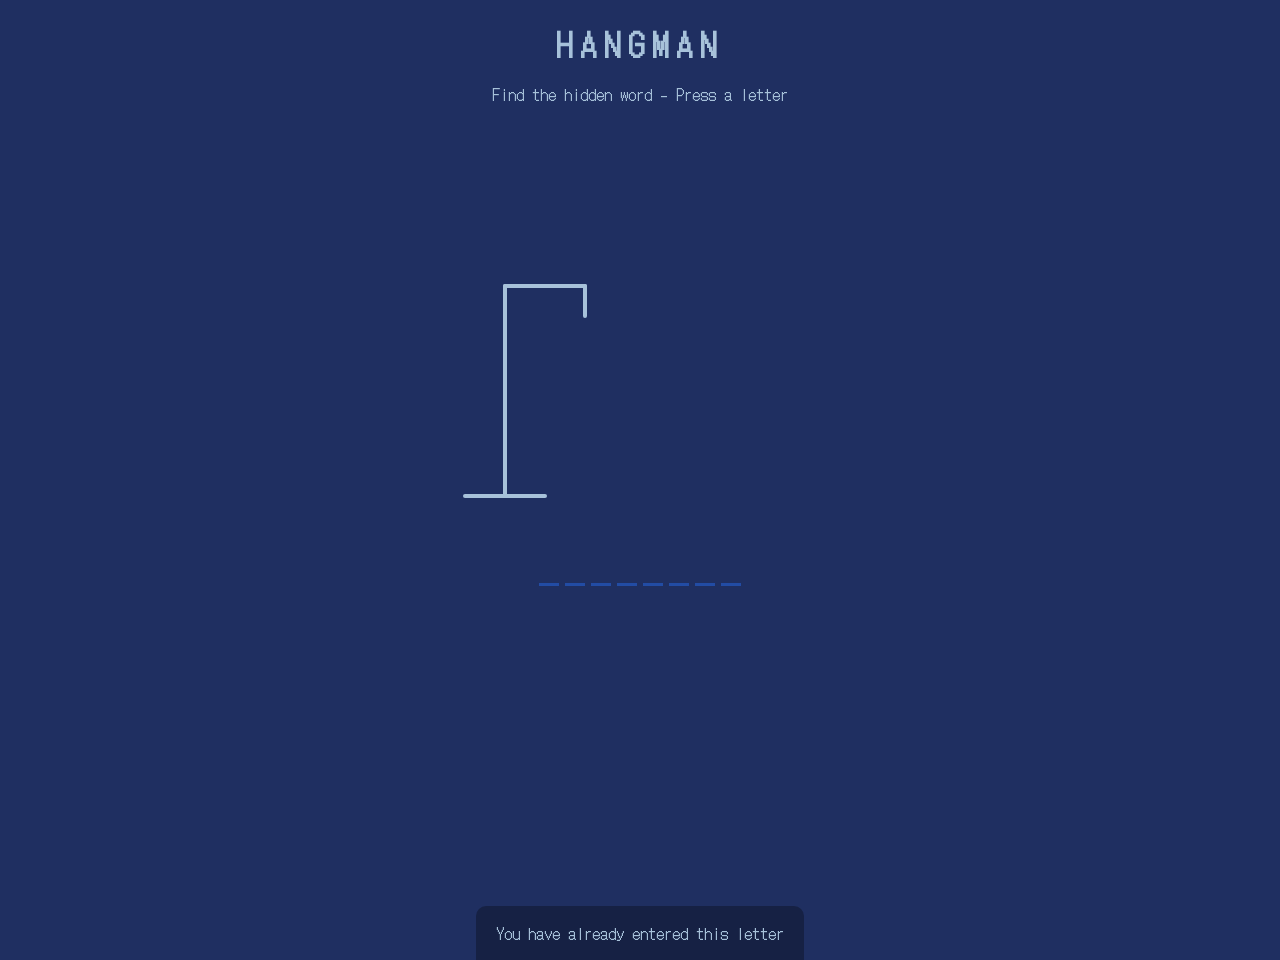
<file: games/12-Hangman-Game/index.html>
<!DOCTYPE html>
<html lang="en">
  <head>
    <meta charset="UTF-8" />
    <meta name="viewport" content="width=device-width, initial-scale=1.0" />
    <link rel="stylesheet" href="style.css" />
    <title>Talha - Hangman</title>

    <!-- 👇🏻👇🏻👇🏻👇🏻👇🏻👇🏻👇🏻👇🏻👇🏻👇🏻👇🏻👇🏻👇🏻👇🏻👇🏻👇🏻👇🏻👇🏻👇🏻👇🏻👇🏻👇🏻👇🏻👇🏻👇🏻👇🏻👇🏻👇🏻👇🏻👇🏻👇🏻👇🏻👇🏻👇🏻👇🏻👇🏻👇🏻👇🏻👇🏻👇🏻👇🏻👇🏻👇🏻-->
    <!-- Also uploaded the demo of this code in a gif : https://c.tenor.com/x8v1oNUOmg4AAAAd/tenor.gif-->
    <!-- 👆🏻👆🏻👆🏻👆🏻👆🏻👆🏻👆🏻👆🏻👆🏻👆🏻👆🏻👆🏻👆🏻👆🏻👆🏻👆🏻👆🏻👆🏻👆🏻👆🏻👆🏻👆🏻👆🏻👆🏻👆🏻👆🏻👆🏻👆🏻👆🏻👆🏻👆🏻👆🏻👆🏻👆🏻👆🏻👆🏻👆🏻👆🏻👆🏻👆🏻👆🏻👆🏻👆🏻-->

    <!-- 👇🏻👇🏻👇🏻👇🏻👇🏻👇🏻👇🏻👇🏻👇🏻👇🏻👇🏻👇🏻👇🏻👇🏻👇🏻👇🏻👇🏻👇🏻👇🏻👇🏻👇🏻👇🏻👇🏻👇🏻👇🏻👇🏻👇🏻👇🏻👇🏻👇🏻👇🏻👇🏻👇🏻👇🏻👇🏻👇🏻👇🏻👇🏻👇🏻👇🏻👇🏻👇🏻👇🏻-->
    <!-- More html-css-js Games Calculators Games Cards Elements Projects on https://www.github.com/he-is-talha -->
    <!-- 👆🏻👆🏻👆🏻👆🏻👆🏻👆🏻👆🏻👆🏻👆🏻👆🏻👆🏻👆🏻👆🏻👆🏻👆🏻👆🏻👆🏻👆🏻👆🏻👆🏻👆🏻👆🏻👆🏻👆🏻👆🏻👆🏻👆🏻👆🏻👆🏻👆🏻👆🏻👆🏻👆🏻👆🏻👆🏻👆🏻👆🏻👆🏻👆🏻👆🏻👆🏻👆🏻👆🏻-->

    <link rel="icon" href="https://i.ibb.co/M6KTWnf/pic.jpg" />
  </head>
  <body>
    <h1>Hangman</h1>
    <p>Find the hidden word - Press a letter</p>
    <div class="game-container">
      <svg height="250" width="200" class="figure-container">
        <!-- rod -->
        <line x1="60" y1="20" x2="140" y2="20" />
        <line x1="140" y1="20" x2="140" y2="50" />
        <line x1="60" y1="20" x2="60" y2="230" />
        <line x1="20" y1="230" x2="100" y2="230" />
        <!-- head -->
        <circle cx="140" cy="70" r="20" class="figure-part" />
        <!-- body -->
        <line x1="140" y1="90" x2="140" y2="150" class="figure-part" />
        <!-- arms -->
        <line x1="140" y1="120" x2="120" y2="100" class="figure-part" />
        <line x1="140" y1="120" x2="160" y2="100" class="figure-part" />
        <!-- legs -->
        <line x1="140" y1="150" x2="120" y2="180" class="figure-part" />
        <line x1="140" y1="150" x2="160" y2="180" class="figure-part" />
      </svg>
      <div class="wrong-letters-container">
        <div id="wrong-letters"></div>
      </div>
      <div class="word" id="word"></div>
    </div>
    <!-- Popup -->
    <div class="popup-container" id="popup-container">
      <div class="popup">
        <h2 id="final-message"></h2>
        <h3 id="final-message-reveal-word"></h3>
        <button id="play-button">Play Again</button>
      </div>
    </div>
    <!-- Notification -->
    <div class="notification-container" id="notification-container">
      <p>You have already entered this letter</p>
    </div>
    <script src="script.js"></script>
  </body>
</html>
</file>
<file: games/01-Candy-Crush-Game/style.css>
/* General Styling */
body {
  background-image: url('https://raw.githubusercontent.com/arpit456jain/Amazing-Js-Projects/master/Candy%20Crush/utils/bg.png');
  display: flex;
  justify-content: center;
  align-items: center;
  min-height: 100vh;
  font-family: 'Montserrat', sans-serif;
  color: #85796b;
}

.grid {
  display: flex;
  flex-wrap: wrap;
  height: 560px;
  width: 560px;
  background-color: rgba(109, 127, 151, 0.5);
  padding: 5px;
  border-radius: 10px;
  box-shadow: 0 2px 4px rgba(0, 0, 0, 0.5) inset, 0 1px 0 #fff;
  margin-left: 80px;
  margin-top: 50px;
}

.grid div {
  height: 70px;
  width: 70px;
  background-size: cover;
  background-position: center;
  border-radius: 5px;
  transition: transform 0.2s ease; /* Smooth animation for interactions */
}

/* Hover effect for interactivity */
.grid div:hover {
    transform: scale(1.05); /* Slightly enlarge on hover */
}

/* Scoreboard Styling */
.scoreBoard {
  background-color: cyan;
  border-radius: 20px;
  margin-top: 200px;
  margin-left: 200px;
  width: auto;
  height: 120px;
  padding: 20px;
  display: flex;
  flex-direction: column;
  justify-content: space-between;
  align-items: center;
  text-align: center;
  color: #85796b;
}

h3, h1 {
  font-family: 'Montserrat', sans-serif;
  text-transform: uppercase;
  margin: 0;
}

h1 {
  margin-top: -10px;
}

.grid div:hover {
    transform: scale(1.05); /* Slightly enlarge on hover */
}

/* Mode Selection Styling */
#modeSelection {
  display: flex;
  flex-direction: column;
  align-items: center;
  justify-content: center;
  height: 100vh;
  background-color: #f0f0f0;
  font-family: 'Montserrat', sans-serif;
  position: absolute;
  top: 0;
  left: 0;
  width: 100%;
  z-index: 10;
}

#modeSelection h2 {
  margin-bottom: 20px;
  color: #333;
}

#modeSelection button {
  margin: 10px;
  padding: 10px 20px;
  font-size: 16px;
  cursor: pointer;
  background-color: #87ceeb;
  border: none;
  border-radius: 5px;
  color: white;
}

/* Timer and Change Mode Button */
#timer {
  font-size: 18px;
  margin-top: 10px;
}

#changeMode {
  margin-top: 10px;
  padding: 5px 10px;
  background-color: #ff6347;
  color: white;
  border: none;
  border-radius: 5px;
  cursor: pointer;
}

/* Initially Hide Game Elements */
.grid, .scoreBoard {
  display: none;
}
</file>
<file: games/02-Pac-Man-Game/style.css>
*,
*::before,
*::after {
  box-sizing: border-box;
  margin: 0;
  padding: 0;
}

body {
  min-height: 100vh;
  display: flex;
  align-items: center;
  justify-content: center;
  background: radial-gradient(circle at top, #06142e 0%, #01010a 55%, #000 100%);
  font-family: system-ui, -apple-system, BlinkMacSystemFont, "Segoe UI",
    sans-serif;
  color: #f8f8ff;
}

.wrapper {
  width: 100%;
  max-width: 620px;
  padding: 16px;
}

.header {
  display: flex;
  flex-direction: column;
  gap: 8px;
  align-items: center;
  margin-bottom: 12px;
}

.title {
  font-size: 1.8rem;
  letter-spacing: 1px;
  text-transform: uppercase;
  text-align: center;
}

.scoreboard {
  display: flex;
  flex-wrap: wrap;
  gap: 10px;
  justify-content: center;
  align-items: center;
  font-size: 0.95rem;
}

.score-label,
.lives-label {
  background: rgba(0, 0, 0, 0.4);
  padding: 6px 10px;
  border-radius: 999px;
  border: 1px solid rgba(255, 255, 255, 0.15);
}

.restart-btn {
  border: none;
  border-radius: 999px;
  padding: 6px 14px;
  background: #f5c33b;
  color: #1b1b1b;
  font-weight: 600;
  cursor: pointer;
  box-shadow: 0 0 0 1px rgba(0, 0, 0, 0.3),
    0 4px 12px rgba(0, 0, 0, 0.4);
  transition: transform 0.1s ease, box-shadow 0.1s ease,
    background 0.15s ease;
}

.restart-btn:hover {
  background: #ffd54a;
}

.restart-btn:active {
  transform: translateY(1px);
  box-shadow: 0 2px 6px rgba(0, 0, 0, 0.5);
}

.game-container {
  display: flex;
  flex-direction: column;
  align-items: center;
  gap: 8px;
}

canvas {
  border-radius: 8px;
  border: 2px solid #0ff;
  background: #000016;
  box-shadow: 0 0 18px rgba(0, 255, 255, 0.3);
  max-width: 100%;
}

.hint {
  font-size: 0.8rem;
  opacity: 0.75;
  text-align: center;
}

@media (max-width: 520px) {
  .title {
    font-size: 1.4rem;
  }

  canvas {
    width: 100%;
    height: auto;
  }
}
</file>
<file: games/03-Chess-Game/style.css>
*,
*::before,
*::after {
  box-sizing: border-box;
  margin: 0;
  padding: 0;
}

:root {
  --bg-page: #1a1a2e;
  --bg-card: #16213e;
  --accent: #e94560;
  --accent-hover: #ff6b6b;
  --text: #eee;
  --text-muted: #a0a0a0;
  --square-light: #f0d9b5;
  --square-dark: #b58863;
  --square-highlight: rgba(255, 255, 0, 0.4);
  --square-move: rgba(0, 128, 0, 0.35);
  --square-check: rgba(200, 0, 0, 0.5);
}

body {
  font-family: "Outfit", sans-serif;
  background: var(--bg-page);
  color: var(--text);
  min-height: 100vh;
  display: flex;
  align-items: center;
  justify-content: center;
}

.wrapper {
  width: 100%;
  max-width: 600px;
  padding: 1rem;
}

.hidden {
  display: none !important;
}

/* ----- Mode selection ----- */
.mode-screen {
  text-align: center;
  padding: 2rem 1rem;
}

.mode-screen h1 {
  font-size: 2.5rem;
  font-weight: 700;
  margin-bottom: 0.5rem;
}

.mode-screen p {
  color: var(--text-muted);
  margin-bottom: 2rem;
}

.mode-buttons {
  display: flex;
  flex-direction: column;
  gap: 1rem;
  max-width: 280px;
  margin: 0 auto;
}

.mode-btn {
  display: flex;
  align-items: center;
  justify-content: center;
  gap: 0.75rem;
  padding: 1rem 1.5rem;
  font-family: inherit;
  font-size: 1.1rem;
  font-weight: 600;
  color: var(--text);
  background: var(--bg-card);
  border: 2px solid rgba(255, 255, 255, 0.1);
  border-radius: 12px;
  cursor: pointer;
  transition: background 0.2s, border-color 0.2s, transform 0.15s;
}

.mode-btn:hover {
  background: rgba(233, 69, 96, 0.2);
  border-color: var(--accent);
  transform: translateY(-2px);
}

.mode-icon {
  font-size: 1.5rem;
}

/* ----- Game screen ----- */
.game-screen {
  display: flex;
  flex-direction: column;
  align-items: center;
  gap: 1rem;
}

.game-screen .header {
  width: 100%;
  display: flex;
  flex-wrap: wrap;
  align-items: center;
  justify-content: space-between;
  gap: 0.75rem;
}

.game-screen .header h1 {
  font-size: 1.5rem;
  font-weight: 700;
}

.game-info {
  display: flex;
  align-items: center;
  gap: 0.75rem;
  flex-wrap: wrap;
}

.turn-label {
  font-weight: 600;
  color: var(--text);
}

.mode-badge {
  font-size: 0.85rem;
  color: var(--text-muted);
  background: rgba(255, 255, 255, 0.08);
  padding: 0.25rem 0.5rem;
  border-radius: 6px;
}

.btn {
  font-family: inherit;
  font-size: 0.9rem;
  font-weight: 600;
  padding: 0.5rem 1rem;
  color: var(--text);
  background: var(--accent);
  border: none;
  border-radius: 8px;
  cursor: pointer;
  transition: background 0.2s;
}

.btn:hover {
  background: var(--accent-hover);
}

.btn-ghost {
  background: transparent;
  border: 1px solid rgba(255, 255, 255, 0.25);
}

.btn-ghost:hover {
  background: rgba(255, 255, 255, 0.1);
  border-color: rgba(255, 255, 255, 0.4);
}

.btn-large {
  padding: 0.75rem 1.5rem;
  font-size: 1rem;
  margin-top: 0.5rem;
}

/* ----- Board ----- */
.game-container {
  position: relative;
  display: flex;
  justify-content: center;
  align-items: center;
}

.board {
  display: grid;
  grid-template-columns: repeat(8, 1fr);
  grid-template-rows: repeat(8, 1fr);
  width: min(90vw, 480px);
  height: min(90vw, 480px);
  max-width: 480px;
  max-height: 480px;
  border-radius: 8px;
  overflow: hidden;
  box-shadow: 0 8px 32px rgba(0, 0, 0, 0.4);
}

.square {
  display: flex;
  align-items: center;
  justify-content: center;
  font-size: clamp(1.5rem, 5vw, 2.75rem);
  cursor: pointer;
  user-select: none;
  transition: background 0.1s;
}

.square.light {
  background: var(--square-light);
  color: #333;
}

.square.dark {
  background: var(--square-dark);
  color: #1a1a1a;
}

.square.highlight {
  background: var(--square-highlight) !important;
}

.square.move-target {
  background: var(--square-move) !important;
  cursor: pointer;
}

.square.check {
  background: var(--square-check) !important;
}

.square.last-move {
  outline: 2px solid rgba(255, 200, 0, 0.8);
  outline-offset: -2px;
}

.square.dragging {
  opacity: 0.85;
}

/* ----- Promotion overlay ----- */
.promotion-overlay {
  position: absolute;
  inset: 0;
  background: rgba(0, 0, 0, 0.7);
  display: flex;
  flex-direction: column;
  align-items: center;
  justify-content: center;
  gap: 0.5rem;
  border-radius: 8px;
  z-index: 10;
}

.promotion-overlay p {
  font-size: 0.95rem;
  color: var(--text-muted);
}

.promotion-pieces {
  display: flex;
  gap: 0.5rem;
}

.promotion-piece-btn {
  width: 48px;
  height: 48px;
  display: flex;
  align-items: center;
  justify-content: center;
  font-size: 2rem;
  background: var(--bg-card);
  border: 2px solid rgba(255, 255, 255, 0.2);
  border-radius: 8px;
  color: var(--text);
  cursor: pointer;
  transition: background 0.2s, border-color 0.2s;
}

.promotion-piece-btn:hover {
  background: var(--accent);
  border-color: var(--accent);
}

/* ----- Game over overlay ----- */
.game-over-overlay {
  position: fixed;
  inset: 0;
  background: rgba(0, 0, 0, 0.85);
  display: flex;
  align-items: center;
  justify-content: center;
  z-index: 20;
  padding: 1rem;
}

.game-over-box {
  background: var(--bg-card);
  padding: 2rem;
  border-radius: 16px;
  text-align: center;
  max-width: 340px;
  border: 1px solid rgba(255, 255, 255, 0.08);
}

.game-over-box h2 {
  font-size: 1.5rem;
  margin-bottom: 0.5rem;
}

.game-over-box p {
  color: var(--text-muted);
  margin-bottom: 1rem;
}

/* ----- Responsive ----- */
@media (max-width: 520px) {
  .wrapper {
    padding: 0.75rem;
  }

  .board {
    width: min(95vw, 360px);
    height: min(95vw, 360px);
    min-width: 280px;
    min-height: 280px;
  }

  .square {
    font-size: clamp(1.25rem, 4.5vw, 2rem);
  }

  .game-screen .header h1 {
    font-size: 1.25rem;
  }

  .turn-label {
    font-size: 0.9rem;
  }

  .btn,
  .btn-ghost {
    padding: 0.45rem 0.75rem;
    font-size: 0.85rem;
  }

  .game-over-box {
    padding: 1.5rem;
    margin: 0.5rem;
  }

  .game-over-box h2 {
    font-size: 1.25rem;
  }

  .promotion-piece-btn {
    width: 44px;
    height: 44px;
    font-size: 1.75rem;
  }
}

/* Very small phones & safe areas */
@media (max-width: 380px) {
  .wrapper {
    padding: 0.5rem;
    padding-left: max(0.5rem, env(safe-area-inset-left));
    padding-right: max(0.5rem, env(safe-area-inset-right));
    padding-bottom: max(0.5rem, env(safe-area-inset-bottom));
  }

  .mode-screen {
    padding: 1.25rem 0.5rem;
  }

  .mode-screen h1 {
    font-size: 1.75rem;
  }

  .mode-screen p {
    font-size: 0.9rem;
    margin-bottom: 1.5rem;
  }

  .mode-btn {
    padding: 0.85rem 1rem;
    font-size: 1rem;
  }

  .game-info {
    gap: 0.5rem;
  }

  .mode-badge {
    font-size: 0.75rem;
    padding: 0.2rem 0.4rem;
  }

  .board {
    width: min(100vw - 1rem, 320px);
    height: min(100vw - 1rem, 320px);
    min-width: 256px;
    min-height: 256px;
  }

  .square {
    font-size: clamp(1rem, 3.5vw, 1.5rem);
  }
}

/* Safe area for notched devices (all viewports) */
@supports (padding: env(safe-area-inset-top)) {
  body {
    padding-top: env(safe-area-inset-top);
    padding-bottom: env(safe-area-inset-bottom);
    padding-left: env(safe-area-inset-left);
    padding-right: env(safe-area-inset-right);
  }
}
</file>
<file: games/04-Doodle-Jump-Game/style.css>
*,
*::before,
*::after {
  box-sizing: border-box;
}

body {
  margin: 0;
  min-height: 100vh;
  padding: 12px;
  display: flex;
  align-items: center;
  justify-content: center;
  background: linear-gradient(180deg, #1a1a2e 0%, #16213e 50%, #0f3460 100%);
  font-family: "Nunito", sans-serif;
  -webkit-font-smoothing: antialiased;
}

.game-wrapper {
  position: relative;
  width: 100%;
  max-width: min(480px, 95vw);
  border-radius: 16px;
  overflow: hidden;
  box-shadow: 0 20px 60px rgba(0, 0, 0, 0.5), 0 0 0 4px rgba(255, 255, 255, 0.06);
}

#gameCanvas {
  display: block;
  width: 100%;
  aspect-ratio: 480 / 600;
  max-height: 70vh;
  height: auto;
  background: linear-gradient(180deg, #87ceeb 0%, #e0f6ff 40%, #98d8aa 70%, #7bc67e 100%);
  cursor: pointer;
  touch-action: none;
}

.game-ui {
  position: absolute;
  top: 0;
  left: 0;
  right: 0;
  padding: 12px 16px;
  display: flex;
  align-items: center;
  justify-content: space-between;
  pointer-events: none;
  background: linear-gradient(to bottom, rgba(0, 0, 0, 0.35), transparent);
}

.score-label,
.high-score-label {
  font-size: 12px;
  text-transform: uppercase;
  letter-spacing: 0.05em;
  color: rgba(255, 255, 255, 0.85);
  margin-right: 4px;
}

.score-value,
.high-score-value {
  font-family: "Fredoka One", cursive;
  font-size: 22px;
  color: #fff;
  text-shadow: 0 2px 4px rgba(0, 0, 0, 0.4);
}

.high-score-value {
  color: #ffd93d;
}

.overlay {
  position: absolute;
  inset: 0;
  display: flex;
  flex-direction: column;
  align-items: center;
  justify-content: center;
  background: rgba(0, 0, 0, 0.75);
  padding: 24px;
  text-align: center;
}

.overlay.hidden {
  display: none;
}

.overlay-start h1 {
  font-family: "Fredoka One", cursive;
  font-size: 2.5rem;
  color: #fff;
  margin: 0 0 16px;
  text-shadow: 0 4px 0 #6bcb77, 0 6px 12px rgba(0, 0, 0, 0.4);
}

.overlay-start p {
  color: rgba(255, 255, 255, 0.9);
  margin: 8px 0;
  font-size: 1rem;
}

.overlay-start kbd {
  display: inline-block;
  padding: 4px 8px;
  background: rgba(255, 255, 255, 0.2);
  border-radius: 6px;
  font-family: inherit;
  font-size: 0.9em;
}

.btn-start {
  margin-top: 24px;
  padding: 14px 40px;
  font-family: "Fredoka One", cursive;
  font-size: 1.25rem;
  color: #1a1a2e;
  background: linear-gradient(180deg, #6bcb77 0%, #4ade80 100%);
  border: none;
  border-radius: 999px;
  cursor: pointer;
  box-shadow: 0 6px 0 #2d8a3e, 0 8px 20px rgba(0, 0, 0, 0.3);
  transition: transform 0.1s, box-shadow 0.1s;
}

.btn-start:hover {
  transform: translateY(-2px);
  box-shadow: 0 8px 0 #2d8a3e, 0 10px 24px rgba(0, 0, 0, 0.35);
}

.btn-start:active {
  transform: translateY(2px);
  box-shadow: 0 4px 0 #2d8a3e, 0 6px 16px rgba(0, 0, 0, 0.3);
}

.overlay-gameover h2 {
  font-family: "Fredoka One", cursive;
  font-size: 2rem;
  color: #ff6b6b;
  margin: 0 0 8px;
}

.overlay-gameover p {
  color: rgba(255, 255, 255, 0.95);
  font-size: 1.1rem;
  margin: 8px 0;
}

.overlay-gameover #finalScoreEl {
  font-family: "Fredoka One", cursive;
  color: #ffd93d;
}

/* Mobile control buttons */
.mobile-controls {
  position: absolute;
  bottom: 0;
  left: 0;
  right: 0;
  padding: 16px 20px;
  display: flex;
  justify-content: space-between;
  align-items: center;
  pointer-events: none;
}

.mobile-controls .ctrl-btn {
  pointer-events: auto;
  width: 64px;
  height: 64px;
  border-radius: 50%;
  border: none;
  background: rgba(255, 255, 255, 0.25);
  backdrop-filter: blur(8px);
  color: #fff;
  font-size: 28px;
  cursor: pointer;
  user-select: none;
  -webkit-tap-highlight-color: transparent;
  touch-action: manipulation;
  box-shadow: 0 4px 16px rgba(0, 0, 0, 0.3);
  transition: transform 0.1s, background 0.1s;
}

.mobile-controls .ctrl-btn:active,
.mobile-controls .ctrl-btn.active {
  background: rgba(107, 203, 119, 0.8);
  transform: scale(0.95);
}

@media (hover: hover) {
  .mobile-controls .ctrl-btn:hover {
    background: rgba(255, 255, 255, 0.35);
  }
}

.overlay-start .mobile-hint {
  font-size: 0.9rem;
  color: rgba(255, 255, 255, 0.75);
}
</file>
<file: games/05-Solitaire-Game/style.css>
/* ===== Solitaire - Mobile responsive ===== */
:root {
  --card-width: 72px;
  --card-height: 100px;
  --card-radius: 6px;
  --card-shadow: 0 1px 3px rgba(0,0,0,0.25);
  --card-offset: 22px;
  --green-felt: #0d5c2e;
  --green-felt-dark: #094020;
  --card-face: #fafafa;
  --card-red: #c41e3a;
  --card-black: #1a1a1a;
  --gold: #e8c547;
  --text-light: #f5f5f5;
}

* {
  box-sizing: border-box;
}

body {
  margin: 0;
  font-family: "Source Sans 3", sans-serif;
  background: linear-gradient(135deg, #1a472a 0%, #0d5c2e 50%, #094020 100%);
  min-height: 100vh;
  color: var(--text-light);
  -webkit-tap-highlight-color: transparent;
  touch-action: manipulation;
}

.wrapper {
  min-height: 100vh;
  display: flex;
  flex-direction: column;
  align-items: center;
  padding: 12px;
}

/* ===== Level screen ===== */
.level-screen {
  display: flex;
  flex-direction: column;
  align-items: center;
  justify-content: center;
  min-height: 80vh;
  text-align: center;
}

.level-screen h1 {
  font-size: clamp(1.75rem, 5vw, 2.5rem);
  margin: 0 0 8px;
  font-weight: 700;
}

.level-screen > p {
  margin: 0 0 24px;
  opacity: 0.9;
  font-size: 1rem;
}

.level-buttons {
  display: flex;
  flex-direction: column;
  gap: 12px;
  width: 100%;
  max-width: 320px;
}

.level-btn {
  padding: 16px 20px;
  border: 2px solid rgba(255,255,255,0.35);
  border-radius: 12px;
  background: rgba(255,255,255,0.08);
  color: inherit;
  font-family: inherit;
  font-size: 1rem;
  cursor: pointer;
  transition: background 0.2s, border-color 0.2s, transform 0.1s;
  display: flex;
  flex-direction: column;
  align-items: center;
  text-align: center;
}

.level-btn:hover, .level-btn:focus-visible {
  background: rgba(255,255,255,0.15);
  border-color: rgba(255,255,255,0.5);
}

.level-btn:active {
  transform: scale(0.98);
}

.level-name {
  font-weight: 700;
  font-size: 1.1rem;
}

.level-desc {
  font-size: 0.85rem;
  opacity: 0.85;
  margin-top: 4px;
}

/* ===== Game screen ===== */
.game-screen {
  width: 100%;
  max-width: 900px;
  flex: 1;
  display: flex;
  flex-direction: column;
}

.game-screen.hidden {
  display: none;
}

.level-screen.hidden {
  display: none;
}

/* ===== Header ===== */
.header {
  display: flex;
  flex-wrap: wrap;
  align-items: center;
  gap: 10px;
  margin-bottom: 12px;
}

.header h1 {
  font-size: clamp(1.25rem, 4vw, 1.5rem);
  margin: 0;
  font-weight: 700;
}

.level-badge {
  padding: 4px 10px;
  border-radius: 20px;
  background: rgba(255,255,255,0.2);
  font-size: 0.8rem;
  font-weight: 600;
}

.header-actions {
  display: flex;
  flex-wrap: wrap;
  gap: 8px;
  margin-left: auto;
}

.btn {
  padding: 8px 14px;
  border: none;
  border-radius: 8px;
  background: rgba(255,255,255,0.25);
  color: inherit;
  font-family: inherit;
  font-size: 0.9rem;
  font-weight: 600;
  cursor: pointer;
  transition: background 0.2s, transform 0.1s;
}

.btn:hover, .btn:focus-visible {
  background: rgba(255,255,255,0.35);
}

.btn:active {
  transform: scale(0.97);
}

.btn:disabled {
  opacity: 0.5;
  cursor: not-allowed;
}

.btn-ghost {
  background: transparent;
  border: 1px solid rgba(255,255,255,0.4);
}

.btn-ghost:hover:not(:disabled) {
  background: rgba(255,255,255,0.1);
}

.btn-large {
  padding: 12px 24px;
  font-size: 1rem;
}

/* ===== Game container ===== */
.game-container {
  flex: 1;
  display: flex;
  flex-direction: column;
  gap: 12px;
  min-height: 0;
}

/* Top row: stock, waste, foundations */
.top-row {
  display: flex;
  align-items: flex-start;
  gap: 10px;
  flex-shrink: 0;
}

.stock-wrap {
  display: flex;
  gap: 4px;
}

.pile {
  width: var(--card-width);
  min-width: var(--card-width);
  height: var(--card-height);
  min-height: var(--card-height);
  border-radius: var(--card-radius);
  border: 2px dashed rgba(255,255,255,0.25);
  background: rgba(0,0,0,0.2);
  position: relative;
  cursor: pointer;
  transition: background 0.15s;
}

.pile:hover {
  background: rgba(0,0,0,0.3);
}

.pile.stock {
  background: rgba(0,0,0,0.25);
}

.pile.waste {
  min-width: calc(var(--card-width) * 2 + 8px);
  width: auto;
}

.foundations {
  display: flex;
  gap: 6px;
  flex: 1;
  min-width: 0;
}

.foundation-slot {
  width: var(--card-width);
  min-width: var(--card-width);
  height: var(--card-height);
  min-height: var(--card-height);
  border-radius: var(--card-radius);
  border: 2px dashed rgba(255,255,255,0.25);
  background: rgba(0,0,0,0.2);
  position: relative;
  flex-shrink: 0;
}

/* ===== Tableau ===== */
.tableau {
  display: flex;
  gap: 6px;
  flex: 1;
  min-height: 180px;
  overflow-x: auto;
  overflow-y: hidden;
  padding-bottom: 8px;
  -webkit-overflow-scrolling: touch;
}

.tableau-column {
  display: flex;
  flex-direction: column;
  align-items: center;
  min-width: var(--card-width);
  width: var(--card-width);
  flex-shrink: 0;
}

.tableau-column .card-wrapper {
  margin-bottom: calc(-1 * (var(--card-height) - var(--card-offset)));
}

.tableau-column .card-wrapper:last-child {
  margin-bottom: 0;
}

/* ===== Cards ===== */
.card-wrapper {
  position: relative;
  width: var(--card-width);
  height: var(--card-height);
  flex-shrink: 0;
}

.card {
  position: absolute;
  left: 0;
  top: 0;
  width: 100%;
  height: 100%;
  border-radius: var(--card-radius);
  box-shadow: var(--card-shadow);
  cursor: pointer;
  user-select: none;
  -webkit-user-select: none;
  touch-action: none;
  transition: transform 0.1s, box-shadow 0.15s;
  font-weight: 700;
  font-size: 0.95rem;
}

.card.face-down {
  background: linear-gradient(145deg, #2a5a9e 0%, #1e3a6e 100%);
  border: 1px solid rgba(255,255,255,0.15);
  color: transparent;
}

.card.face-down .card-corner {
  display: none;
}

.card.face-down::before {
  content: "♠";
  position: absolute;
  top: 50%;
  left: 50%;
  transform: translate(-50%, -50%);
  color: rgba(255,255,255,0.2);
  font-size: 1.5rem;
}

.card.face-up {
  background: var(--card-face);
  border: 1px solid #ddd;
}

.card.red {
  color: var(--card-red);
}

.card.black {
  color: var(--card-black);
}

/* Corner indices: top-left and bottom-right so stacked cards show rank/suit */
.card-corner {
  position: absolute;
  display: flex;
  flex-direction: column;
  align-items: center;
  line-height: 1.1;
  pointer-events: none;
}

.card-corner-tl {
  top: 3px;
  left: 4px;
}

.card-corner-br {
  bottom: 3px;
  right: 4px;
  transform: rotate(180deg);
}

.card-corner .card-rank {
  font-size: 0.75em;
}

.card-corner .card-suit {
  font-size: 1em;
}

.card.dragging {
  opacity: 0.9;
  transform: scale(1.02);
  box-shadow: 0 4px 12px rgba(0,0,0,0.35);
  z-index: 100;
}

.card.selected {
  box-shadow: 0 0 0 2px var(--gold);
}

.card.hint {
  animation: hint-pulse 0.6s ease 2;
}

@keyframes hint-pulse {
  0%, 100% { box-shadow: var(--card-shadow); }
  50% { box-shadow: 0 0 0 3px var(--gold); }
}

/* Waste pile cards (stacked) */
.waste .card-wrapper {
  position: absolute;
  margin-bottom: 0;
}

.waste .card-wrapper:nth-last-child(1) { left: 0; z-index: 1; }
.waste .card-wrapper:nth-last-child(2) { left: 12px; z-index: 2; }
.waste .card-wrapper:nth-last-child(3) { left: 24px; z-index: 3; }

/* ===== Win overlay ===== */
.win-overlay {
  position: fixed;
  inset: 0;
  background: rgba(0,0,0,0.7);
  display: flex;
  align-items: center;
  justify-content: center;
  z-index: 200;
  padding: 20px;
}

.win-overlay.hidden {
  display: none;
}

.win-box {
  background: linear-gradient(145deg, #1a472a 0%, #0d5c2e 100%);
  border: 2px solid rgba(255,255,255,0.2);
  border-radius: 16px;
  padding: 32px;
  text-align: center;
  max-width: 360px;
}

.win-box h2 {
  margin: 0 0 8px;
  font-size: 1.75rem;
  color: var(--gold);
}

.win-box p {
  margin: 0 0 24px;
  opacity: 0.9;
}

.win-actions {
  display: flex;
  flex-direction: column;
  gap: 10px;
}

/* ===== Mobile: smaller cards and spacing ===== */
@media (max-width: 600px) {
  :root {
    --card-width: 56px;
    --card-height: 78px;
    --card-offset: 18px;
  }

  .wrapper {
    padding: 8px;
  }

  .header {
    margin-bottom: 8px;
  }

  .header-actions {
    width: 100%;
    margin-left: 0;
    justify-content: flex-end;
  }

  .btn {
    padding: 6px 10px;
    font-size: 0.8rem;
  }

  .level-badge {
    font-size: 0.75rem;
    padding: 3px 8px;
  }

  .top-row {
    gap: 6px;
  }

  .pile, .foundation-slot {
    width: var(--card-width);
    min-width: var(--card-width);
    height: var(--card-height);
    min-height: var(--card-height);
  }

  .pile.waste {
    min-width: calc(var(--card-width) + 24px);
  }

  .waste .card-wrapper:nth-last-child(2) { left: 8px; }
  .waste .card-wrapper:nth-last-child(3) { left: 16px; }

  .tableau {
    gap: 4px;
    min-height: 140px;
  }

  .tableau-column {
    min-width: var(--card-width);
    width: var(--card-width);
  }

  .card {
    font-size: 0.8rem;
  }
}

@media (max-width: 380px) {
  :root {
    --card-width: 48px;
    --card-height: 67px;
    --card-offset: 15px;
  }

  .pile.waste {
    min-width: calc(var(--card-width) + 16px);
  }

  .waste .card-wrapper:nth-last-child(2) { left: 6px; }
  .waste .card-wrapper:nth-last-child(3) { left: 12px; }
}
</file>
<file: games/06-Sudoku-Game/style.css>
*,
*::before,
*::after {
  box-sizing: border-box;
}

body {
  margin: 0;
  min-height: 100vh;
  font-family: "Outfit", sans-serif;
  background: linear-gradient(145deg, #1a1a2e 0%, #16213e 50%, #0f3460 100%);
  color: #e8e8e8;
  display: flex;
  align-items: center;
  justify-content: center;
  padding: 1rem;
}

.wrapper {
  width: 100%;
  max-width: 520px;
}

/* ---------- Level selection ---------- */
.level-screen {
  text-align: center;
  padding: 2rem 1rem;
}

.level-screen h1 {
  font-size: 2.5rem;
  font-weight: 700;
  margin: 0 0 0.25rem;
  letter-spacing: 0.02em;
  background: linear-gradient(135deg, #e94560, #ff6b6b);
  -webkit-background-clip: text;
  -webkit-text-fill-color: transparent;
  background-clip: text;
}

.level-screen p {
  margin: 0 0 2rem;
  color: #a0a0b0;
  font-size: 1rem;
}

.level-buttons {
  display: flex;
  flex-direction: column;
  gap: 0.75rem;
  max-width: 220px;
  margin: 0 auto;
}

.level-btn {
  font-family: inherit;
  font-size: 1.1rem;
  font-weight: 600;
  padding: 0.9rem 1.5rem;
  border: none;
  border-radius: 12px;
  cursor: pointer;
  transition: transform 0.15s, box-shadow 0.15s;
  color: #1a1a2e;
}

.level-btn:hover {
  transform: translateY(-2px);
  box-shadow: 0 8px 20px rgba(0, 0, 0, 0.25);
}

.level-btn[data-level="easy"] {
  background: linear-gradient(135deg, #6bcb77, #4ade80);
}

.level-btn[data-level="medium"] {
  background: linear-gradient(135deg, #ffd93d, #fbbf24);
}

.level-btn[data-level="hard"] {
  background: linear-gradient(135deg, #e94560, #ef4444);
  color: #fff;
}

/* ---------- Game screen ---------- */
.game-screen.hidden,
.win-overlay.hidden,
.level-screen.hidden {
  display: none !important;
}

.game-screen {
  padding: 0.5rem 0 2rem;
}

.header {
  display: flex;
  flex-wrap: wrap;
  align-items: center;
  justify-content: space-between;
  gap: 0.75rem;
  margin-bottom: 1.25rem;
}

.header h1 {
  font-size: 1.75rem;
  font-weight: 700;
  margin: 0;
  background: linear-gradient(135deg, #e94560, #ff6b6b);
  -webkit-background-clip: text;
  -webkit-text-fill-color: transparent;
  background-clip: text;
}

.toolbar {
  display: flex;
  align-items: center;
  gap: 0.75rem;
  flex-wrap: wrap;
}

.timer {
  font-variant-numeric: tabular-nums;
  font-weight: 600;
  color: #a0a0b0;
  min-width: 3.5rem;
}

.level-badge {
  font-size: 0.8rem;
  font-weight: 600;
  text-transform: capitalize;
  padding: 0.25rem 0.6rem;
  border-radius: 8px;
  background: rgba(255, 255, 255, 0.1);
  color: #c0c0d0;
}

.btn {
  font-family: inherit;
  font-size: 0.9rem;
  font-weight: 600;
  padding: 0.5rem 1rem;
  border: none;
  border-radius: 10px;
  cursor: pointer;
  background: #e94560;
  color: #fff;
  transition: background 0.2s, transform 0.1s;
}

.btn:hover {
  background: #ff6b6b;
}

.btn:active {
  transform: scale(0.98);
}

.btn-ghost {
  background: transparent;
  color: #a0a0b0;
  border: 1px solid rgba(255, 255, 255, 0.15);
}

.btn-ghost:hover {
  background: rgba(255, 255, 255, 0.08);
  color: #e8e8e8;
}

.btn-large {
  padding: 0.75rem 1.5rem;
  font-size: 1rem;
}

/* ---------- Board ---------- */
.game-container {
  position: relative;
}

.board-wrapper {
  background: rgba(255, 255, 255, 0.04);
  border-radius: 16px;
  padding: 12px;
  margin-bottom: 1rem;
  border: 1px solid rgba(255, 255, 255, 0.08);
}

.board {
  display: grid;
  aspect-ratio: 1;
  max-width: 100%;
  margin: 0 auto;
  border: 2px solid #e94560;
  border-radius: 8px;
  overflow: hidden;
  background: #0d0d1a;
}

.board-4 { grid-template-columns: repeat(4, 1fr); grid-template-rows: repeat(4, 1fr); }
.board-6 { grid-template-columns: repeat(6, 1fr); grid-template-rows: repeat(6, 1fr); }
.board-9 { grid-template-columns: repeat(9, 1fr); grid-template-rows: repeat(9, 1fr); }

.cell {
  display: flex;
  align-items: center;
  justify-content: center;
  font-size: clamp(0.85rem, 4vw, 1.25rem);
  font-weight: 600;
  border: 1px solid rgba(255, 255, 255, 0.08);
  cursor: pointer;
  transition: background 0.15s;
  min-height: 0;
}

.cell.given {
  background: rgba(233, 69, 96, 0.12);
  color: #ff8a9e;
  cursor: default;
}

.cell.user {
  color: #e8e8e8;
}

.cell.selected {
  background: rgba(233, 69, 96, 0.35);
  outline: 2px solid #e94560;
  outline-offset: -2px;
  z-index: 1;
}

.cell.same-number {
  background: rgba(233, 69, 96, 0.2);
}

.cell.error {
  color: #ef4444;
  background: rgba(239, 68, 68, 0.15);
}

/* Box borders (set by JS: .cell-edge-r, .cell-edge-b) */
.cell.cell-edge-r {
  border-right-width: 2px;
  border-right-color: rgba(255, 255, 255, 0.2);
}

.cell.cell-edge-b {
  border-bottom-width: 2px;
  border-bottom-color: rgba(255, 255, 255, 0.2);
}

/* ---------- Number pad ---------- */
.number-pad {
  display: grid;
  grid-template-columns: repeat(5, 1fr);
  gap: 0.5rem;
}

.num-btn {
  font-family: inherit;
  font-size: 1.1rem;
  font-weight: 600;
  padding: 0.65rem;
  border: none;
  border-radius: 10px;
  cursor: pointer;
  background: rgba(255, 255, 255, 0.08);
  color: #e8e8e8;
  border: 1px solid rgba(255, 255, 255, 0.1);
  transition: background 0.15s, transform 0.1s;
}

.num-btn:hover {
  background: rgba(255, 255, 255, 0.15);
}

.num-btn:active {
  transform: scale(0.96);
}

.num-btn-clear {
  grid-column: span 2;
  background: rgba(239, 68, 68, 0.2);
  color: #f87171;
  border-color: rgba(239, 68, 68, 0.3);
}

.num-btn-clear:hover {
  background: rgba(239, 68, 68, 0.35);
}

/* ---------- Win overlay ---------- */
.win-overlay {
  position: fixed;
  inset: 0;
  background: rgba(0, 0, 0, 0.75);
  display: flex;
  align-items: center;
  justify-content: center;
  z-index: 100;
  padding: 1rem;
}

.win-box {
  background: linear-gradient(145deg, #1a1a2e, #16213e);
  border: 1px solid rgba(255, 255, 255, 0.1);
  border-radius: 20px;
  padding: 2rem;
  text-align: center;
  max-width: 320px;
  width: 100%;
  box-shadow: 0 25px 50px rgba(0, 0, 0, 0.4);
}

.win-box h2 {
  margin: 0 0 0.5rem;
  font-size: 1.75rem;
  color: #e8e8e8;
}

.win-time {
  margin: 0 0 1.5rem;
  color: #a0a0b0;
  font-size: 1rem;
}

@media (min-width: 420px) {
  .board .cell {
    font-size: 1.15rem;
  }
}
</file>
<file: games/08-Rock-Paper-Scissors/style.css>
@import url("https://fonts.googleapis.com/css2?family=Poppins:wght@100;200;300;400;500;600;700;800;900&display=swap");

* {
  margin: 0;
  padding: 0;
  box-sizing: border-box;
  font-family: "Poppins", sans-serif;
}

body,
.container,
.choices,
.both-choices,
.points {
  display: flex;
  justify-content: center;
  align-items: center;
}

body {
  background-color: black;
  color: white;
  height: 100vh;
}

.container {
  flex-direction: column;
  gap: 20px;
}

.choices {
  gap: 20px;
  width: 400px;
}

.choices img {
  width: 100px;
  height: 100px;
  cursor: pointer;
  border-radius: 50%;
}

.choices img:active {
  transform: scale(0.95);
}

.both-choices h3:nth-child(1) {
  margin-right: 20px;
}

.both-choices span {
  font-weight: 500;
  color: yellow;
}

.result {
  font-size: 28px;
  color: yellow;
}

.points h3:nth-child(1) {
  margin-right: 15px;
}

.points span {
  font-weight: 500;
  color: yellow;
}
</file>
<file: games/10-2048-Game/style.css>
body {
  background-color: #faf8ef;
  display: flex;
  justify-content: center;
  font-family: "Clear Sans", "Helvetica Neue";
}

h1 {
  font-size: 80px;
  line-height: 0.7;
  color: #776e65;
  margin: 0px;
}

.container {
  width: 468px;
  margin-top: 10px;
}

.info {
  display: flex;
  justify-content: space-between;
  margin-bottom: 20px;
}

.grid {
  display: flex;
  flex-wrap: wrap;
  width: 456px;
  height: 456px;
  background-color: #bbada0;
  border: 7px solid #bbada0;
  border-radius: 6px;
  margin-top: 20px;
}

.grid div {
  width: 100px;
  height: 100px;
  margin: 7px;
  border-radius: 3px;
  background-color: #eee4da;
  color: #afa192;
  font-weight: bold;
  text-align: center;
  font-size: 60px;
  line-height: 1.6;
}

.score-container {
  text-align: center;
  width: 70px;
  height: 60px;
  border-radius: 3px;
  background-color: #8f7a66;
  color: #ffffff;
}

#score {
  font-size: 30px;
}

.score-title {
  font-size: 16px;
}
</file>
<file: games/11-Wordle-Game/style.css>
*,
*::before,
*::after {
  box-sizing: border-box;
}

:root {
  --bg: #121213;
  --surface: #1a1a1b;
  --tile-default: #3a3a3c;
  --tile-absent: #3a3a3c;
  --tile-present: #b59f3b;
  --tile-correct: #538d4e;
  --text: #ffffff;
  --text-muted: #818384;
  --border: #565758;
  --key-bg: #818384;
  --key-bg-present: #b59f3b;
  --key-bg-correct: #538d4e;
  --key-bg-absent: #3a3a3c;
  --accent: #538d4e;
  --font: "DM Sans", system-ui, sans-serif;
}

body {
  margin: 0;
  min-height: 100vh;
  background: var(--bg);
  color: var(--text);
  font-family: var(--font);
  -webkit-font-smoothing: antialiased;
}

.wrapper {
  min-height: 100vh;
  display: flex;
  flex-direction: column;
  align-items: center;
  padding: 1rem;
}

.hidden {
  display: none !important;
}

/* ---------- Level screen ---------- */
.level-screen {
  display: flex;
  flex-direction: column;
  align-items: center;
  justify-content: center;
  min-height: 80vh;
  text-align: center;
}

.level-screen h1 {
  font-size: clamp(2rem, 6vw, 3.5rem);
  font-weight: 700;
  letter-spacing: 0.05em;
  margin: 0 0 0.25rem;
}

.level-screen > p {
  color: var(--text-muted);
  margin: 0 0 2rem;
  font-size: 1.1rem;
}

.level-title-row {
  display: flex;
  align-items: center;
  justify-content: center;
  gap: 0.5rem;
}

.level-title-row h1 {
  margin: 0;
}

/* ---------- How to play button ---------- */
.how-to-play-btn {
  width: 32px;
  height: 32px;
  border-radius: 50%;
  border: 2px solid var(--border);
  background: transparent;
  color: var(--text-muted);
  font-size: 1.1rem;
  font-weight: 700;
  line-height: 1;
  cursor: pointer;
  display: inline-flex;
  align-items: center;
  justify-content: center;
  transition: border-color 0.2s, color 0.2s, background 0.2s;
  flex-shrink: 0;
}

.how-to-play-btn:hover {
  border-color: var(--text);
  color: var(--text);
  background: var(--surface);
}

/* ---------- How to play modal ---------- */
.how-to-play-overlay {
  position: fixed;
  inset: 0;
  background: rgba(0, 0, 0, 0.85);
  display: flex;
  align-items: center;
  justify-content: center;
  z-index: 20;
  padding: 1rem;
}

.how-to-play-modal {
  background: var(--surface);
  border: 2px solid var(--border);
  border-radius: 12px;
  max-width: 420px;
  width: 100%;
  max-height: 90vh;
  overflow-y: auto;
}

.how-to-play-header {
  display: flex;
  align-items: center;
  justify-content: space-between;
  padding: 1rem 1.25rem;
  border-bottom: 1px solid var(--border);
}

.how-to-play-header h2 {
  margin: 0;
  font-size: 1.25rem;
  font-weight: 700;
}

.how-to-play-close {
  width: 32px;
  height: 32px;
  border: none;
  background: transparent;
  color: var(--text-muted);
  font-size: 1.5rem;
  line-height: 1;
  cursor: pointer;
  border-radius: 6px;
  display: flex;
  align-items: center;
  justify-content: center;
  transition: color 0.2s, background 0.2s;
}

.how-to-play-close:hover {
  color: var(--text);
  background: var(--tile-default);
}

.how-to-play-body {
  padding: 1.25rem;
}

.how-to-play-body p {
  margin: 0 0 0.75rem;
  font-size: 0.95rem;
  line-height: 1.5;
  color: var(--text);
}

.how-to-play-body p:last-of-type {
  margin-bottom: 0;
}

.how-to-play-body ul {
  margin: 0.5rem 0 1rem;
  padding-left: 1.5rem;
}

.how-to-play-body li {
  margin-bottom: 0.5rem;
  font-size: 0.95rem;
  line-height: 1.5;
  display: flex;
  align-items: center;
  gap: 0.5rem;
  flex-wrap: wrap;
}

.tile-demo {
  width: 28px;
  height: 28px;
  border-radius: 4px;
  display: inline-flex;
  align-items: center;
  justify-content: center;
  font-size: 0.9rem;
  font-weight: 700;
  flex-shrink: 0;
}

.tile-demo-correct {
  background: var(--tile-correct);
  border: 2px solid var(--tile-correct);
}

.tile-demo-present {
  background: var(--tile-present);
  border: 2px solid var(--tile-present);
}

.tile-demo-absent {
  background: var(--tile-absent);
  border: 2px solid var(--tile-absent);
}

.level-buttons {
  display: flex;
  flex-wrap: wrap;
  gap: 1rem;
  justify-content: center;
  max-width: 520px;
}

.level-btn {
  flex: 1 1 200px;
  min-width: 180px;
  padding: 1.25rem 1.5rem;
  background: var(--surface);
  border: 2px solid var(--border);
  border-radius: 12px;
  color: var(--text);
  font-family: var(--font);
  font-size: 1rem;
  font-weight: 600;
  cursor: pointer;
  transition: border-color 0.2s, transform 0.15s;
  display: flex;
  flex-direction: column;
  align-items: center;
  gap: 0.25rem;
}

.level-btn:hover {
  border-color: var(--accent);
  transform: translateY(-2px);
}

.level-btn .level-name {
  font-weight: 700;
}

.level-btn .level-desc {
  font-size: 0.85rem;
  font-weight: 400;
  color: var(--text-muted);
}

/* ---------- Game screen ---------- */
.game-screen {
  width: 100%;
  max-width: 520px;
  display: flex;
  flex-direction: column;
  align-items: center;
}

.header {
  width: 100%;
  display: flex;
  align-items: center;
  justify-content: space-between;
  gap: 0.75rem;
  margin-bottom: 1rem;
  padding-bottom: 0.75rem;
  border-bottom: 1px solid var(--border);
}

.header h1 {
  font-size: 1.75rem;
  font-weight: 700;
  letter-spacing: 0.05em;
  margin: 0;
}

.level-badge {
  padding: 0.35rem 0.75rem;
  background: var(--tile-default);
  border-radius: 6px;
  font-size: 0.8rem;
  font-weight: 600;
  text-transform: capitalize;
}

.header-actions {
  display: flex;
  gap: 0.5rem;
}

.btn {
  padding: 0.5rem 1rem;
  border: none;
  border-radius: 8px;
  font-family: var(--font);
  font-size: 0.9rem;
  font-weight: 600;
  cursor: pointer;
  transition: opacity 0.2s, background 0.2s;
}

.btn {
  background: var(--accent);
  color: var(--text);
}

.btn:hover {
  opacity: 0.9;
}

.btn-ghost {
  background: transparent;
  color: var(--text-muted);
  border: 1px solid var(--border);
}

.btn-ghost:hover {
  color: var(--text);
  border-color: var(--text-muted);
}

.btn-large {
  padding: 0.75rem 1.5rem;
  font-size: 1rem;
}

/* ---------- Hint toggle & area ---------- */
.hint-toggle {
  display: inline-flex;
  align-items: center;
  gap: 0.5rem;
  cursor: pointer;
  font-size: 0.85rem;
  color: var(--text-muted);
  user-select: none;
}

.hint-toggle input {
  width: 1rem;
  height: 1rem;
  accent-color: var(--accent);
  cursor: pointer;
}

.hint-toggle-label {
  white-space: nowrap;
}

.hint-area {
  font-size: 0.9rem;
  color: var(--text-muted);
  margin: 0 0 0.5rem;
  min-height: 1.5em;
  text-align: center;
  font-style: italic;
}

.hint-area:not(.hidden)::before {
  content: "Hint: ";
  font-style: normal;
  color: var(--text);
}

/* ---------- Board ---------- */
.game-container {
  display: flex;
  flex-direction: column;
  align-items: center;
  gap: 1.5rem;
  width: 100%;
}

.board {
  display: flex;
  flex-direction: column;
  gap: 5px;
}

.board-row {
  display: flex;
  gap: 5px;
  justify-content: center;
}

.tile {
  width: 52px;
  height: 52px;
  border: 2px solid var(--border);
  border-radius: 4px;
  display: flex;
  align-items: center;
  justify-content: center;
  font-size: 1.75rem;
  font-weight: 700;
  text-transform: uppercase;
  transition: transform 0.1s, border-color 0.15s, background 0.2s, color 0.2s;
}

.tile.filled {
  border-color: var(--text);
  animation: pop 0.1s ease;
}

.tile.correct {
  background: var(--tile-correct);
  border-color: var(--tile-correct);
  color: var(--text);
  animation: flip 0.5s ease;
}

.tile.present {
  background: var(--tile-present);
  border-color: var(--tile-present);
  color: var(--text);
  animation: flip 0.5s ease;
}

.tile.absent {
  background: var(--tile-absent);
  border-color: var(--tile-absent);
  color: var(--text);
  animation: flip 0.5s ease;
}

.tile.shake {
  animation: shake 0.5s ease;
}

@keyframes pop {
  0% { transform: scale(1); }
  50% { transform: scale(1.1); }
  100% { transform: scale(1); }
}

@keyframes flip {
  0% { transform: rotateX(0); }
  50% { transform: rotateX(90deg); }
  100% { transform: rotateX(0); }
}

@keyframes shake {
  0%, 100% { transform: translateX(0); }
  20% { transform: translateX(-6px); }
  40% { transform: translateX(6px); }
  60% { transform: translateX(-4px); }
  80% { transform: translateX(4px); }
}

/* Smaller tiles for 7-letter (expert) */
.board.size-7 .tile {
  width: 42px;
  height: 42px;
  font-size: 1.4rem;
}

.board.size-6 .tile {
  width: 46px;
  height: 46px;
  font-size: 1.5rem;
}

/* ---------- Keyboard ---------- */
.keyboard {
  display: flex;
  flex-direction: column;
  gap: 6px;
  width: 100%;
  max-width: 480px;
}

.keyboard-row {
  display: flex;
  gap: 4px;
  justify-content: center;
}

.key {
  min-width: 36px;
  height: 48px;
  padding: 0 0.5rem;
  border: none;
  border-radius: 4px;
  background: var(--key-bg);
  color: var(--text);
  font-family: var(--font);
  font-size: 0.9rem;
  font-weight: 600;
  cursor: pointer;
  transition: background 0.2s, transform 0.1s;
  text-transform: uppercase;
}

.key:hover {
  background: #6b6b6d;
}

.key:active {
  transform: scale(0.96);
}

.key.wide {
  min-width: 52px;
  font-size: 0.75rem;
}

.key.correct {
  background: var(--key-bg-correct);
  color: var(--text);
}

.key.present {
  background: var(--key-bg-present);
  color: var(--text);
}

.key.absent {
  background: var(--key-bg-absent);
  color: var(--text-muted);
}

/* ---------- Result overlay ---------- */
.result-overlay {
  position: fixed;
  inset: 0;
  background: rgba(0, 0, 0, 0.85);
  display: flex;
  align-items: center;
  justify-content: center;
  z-index: 10;
  padding: 1rem;
}

.result-box {
  background: var(--surface);
  border: 2px solid var(--border);
  border-radius: 16px;
  padding: 2rem;
  max-width: 360px;
  width: 100%;
  text-align: center;
}

.result-box h2 {
  margin: 0 0 0.5rem;
  font-size: 1.5rem;
}

.result-word {
  font-size: 1.25rem;
  font-weight: 700;
  text-transform: uppercase;
  letter-spacing: 0.15em;
  color: var(--tile-correct);
  margin: 0 0 1.5rem;
}

.result-actions {
  display: flex;
  flex-wrap: wrap;
  gap: 0.75rem;
  justify-content: center;
}

@media (max-width: 420px) {
  .tile {
    width: 46px;
    height: 46px;
    font-size: 1.5rem;
  }

  .board.size-7 .tile {
    width: 36px;
    height: 36px;
    font-size: 1.15rem;
  }

  .board.size-6 .tile {
    width: 40px;
    height: 40px;
    font-size: 1.25rem;
  }

  .key {
    min-width: 28px;
    height: 44px;
    font-size: 0.8rem;
  }

  .key.wide {
    min-width: 42px;
  }
}
</file>
<file: games/12-Hangman-Game/style.css>
@import url("https://fonts.googleapis.com/css2?family=DotGothic16&display=swap");

:root {
  --primary-color: #1f2f61;
  --secondary-color: #224ca4;
  --light-color: #a7c2da;
}

* {
  box-sizing: border-box;
}

body {
  background-color: var(--primary-color);
  color: var(--light-color);
  font-family: "DotGothic16", sans-serif;
  display: flex;
  flex-direction: column;
  align-items: center;
  justify-content: center;
  height: 80vh;
  overflow: hidden;
  margin: 0;
}

h1 {
  margin: 20px 0 0;
  letter-spacing: 0.5rem;
  text-transform: uppercase;
}

h2,
h3 {
  letter-spacing: 0.2rem;
}

.game-container {
  padding: 20px 30px;
  position: relative;
  margin: auto;
  height: 350px;
  width: 450px;
}

.figure-container {
  fill: transparent;
  stroke: var(--light-color);
  stroke-width: 4px;
  stroke-linecap: round;
}

.figure-part {
  display: none;
}

.wrong-letters-container {
  position: absolute;
  top: 20px;
  right: 20px;
  display: flex;
  flex-direction: column;
  text-align: right;
}

.wrong-letters-container p {
  margin: 0 0 5px;
}

.wrong-letters-container span {
  font-size: 24px;
}

.word {
  display: flex;
  position: absolute;
  bottom: 10px;
  left: 50%;
  transform: translateX(-50%);
}

.letter {
  border-bottom: 3px solid var(--secondary-color);
  display: inline-flex;
  font-size: 30px;
  align-items: center;
  justify-content: center;
  margin: 0 3px;
  height: 50px;
  width: 20px;
}

.popup-container {
  background-color: rgba(0, 0, 0, 0.3);
  position: fixed;
  top: 0;
  bottom: 0;
  left: 0;
  right: 0;
  display: none;
  align-items: center;
  justify-content: center;
}

.popup {
  background-color: var(--secondary-color);
  border-radius: 5px;
  box-shadow: 0 15px 10px 3px rgba(0, 0, 0, 0.1);
  padding: 20px;
  text-align: center;
}

.popup button {
  cursor: pointer;
  background-color: var(--light-color);
  color: var(--secondary-color);
  border: 0;
  margin-top: 20px;
  padding: 12px 20px;
  font-size: 16px;
  font-family: inherit;
  border-radius: 5px;
}

.popup button:active {
  transform: scale(0.98);
}

.popup button:focus {
  outline: none;
}

.notification-container {
  background-color: rgba(0, 0, 0, 0.3);
  border-radius: 10px 10px 0 0;
  padding: 15px 20px;
  position: absolute;
  bottom: -60px;
  transition: transform 0.3s ease-in-out;
}

.notification-container.show {
  transform: translateY(-60px);
}

.notification-container p {
  margin: 0;
}
</file>
